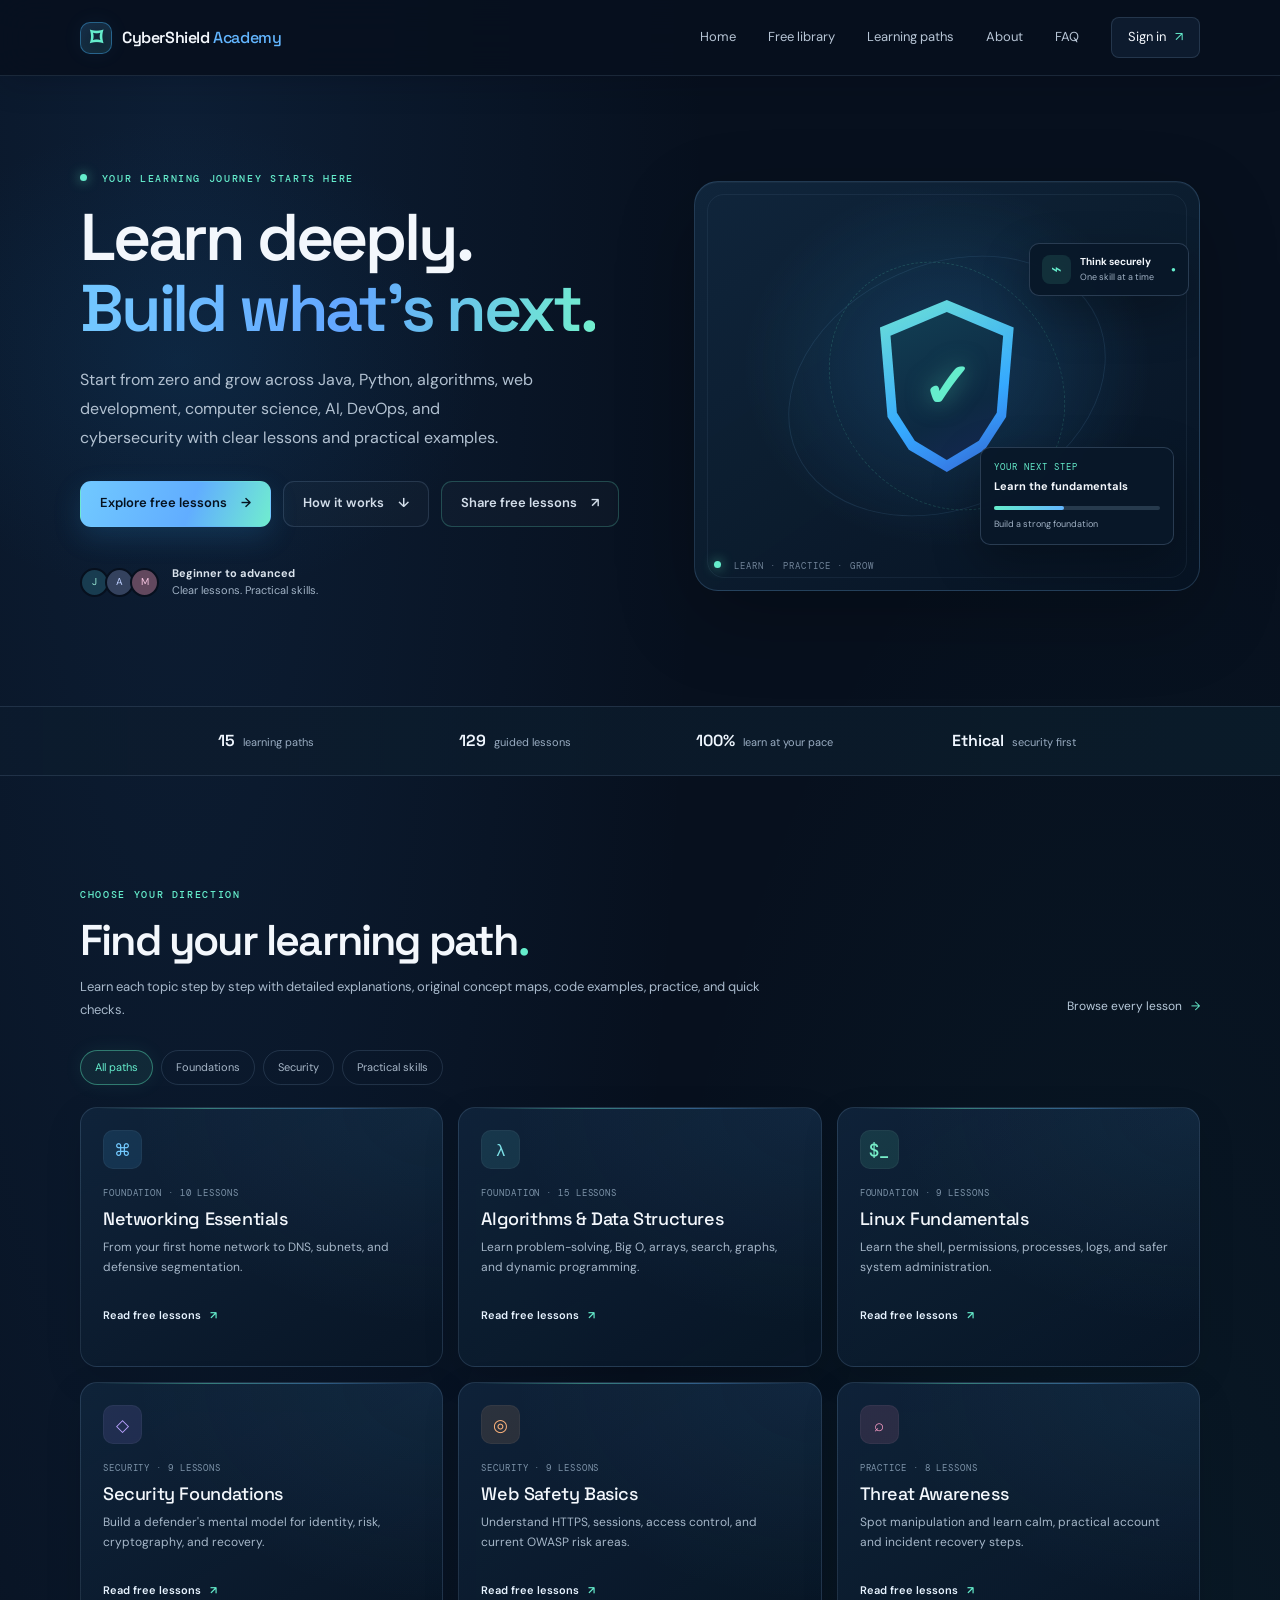
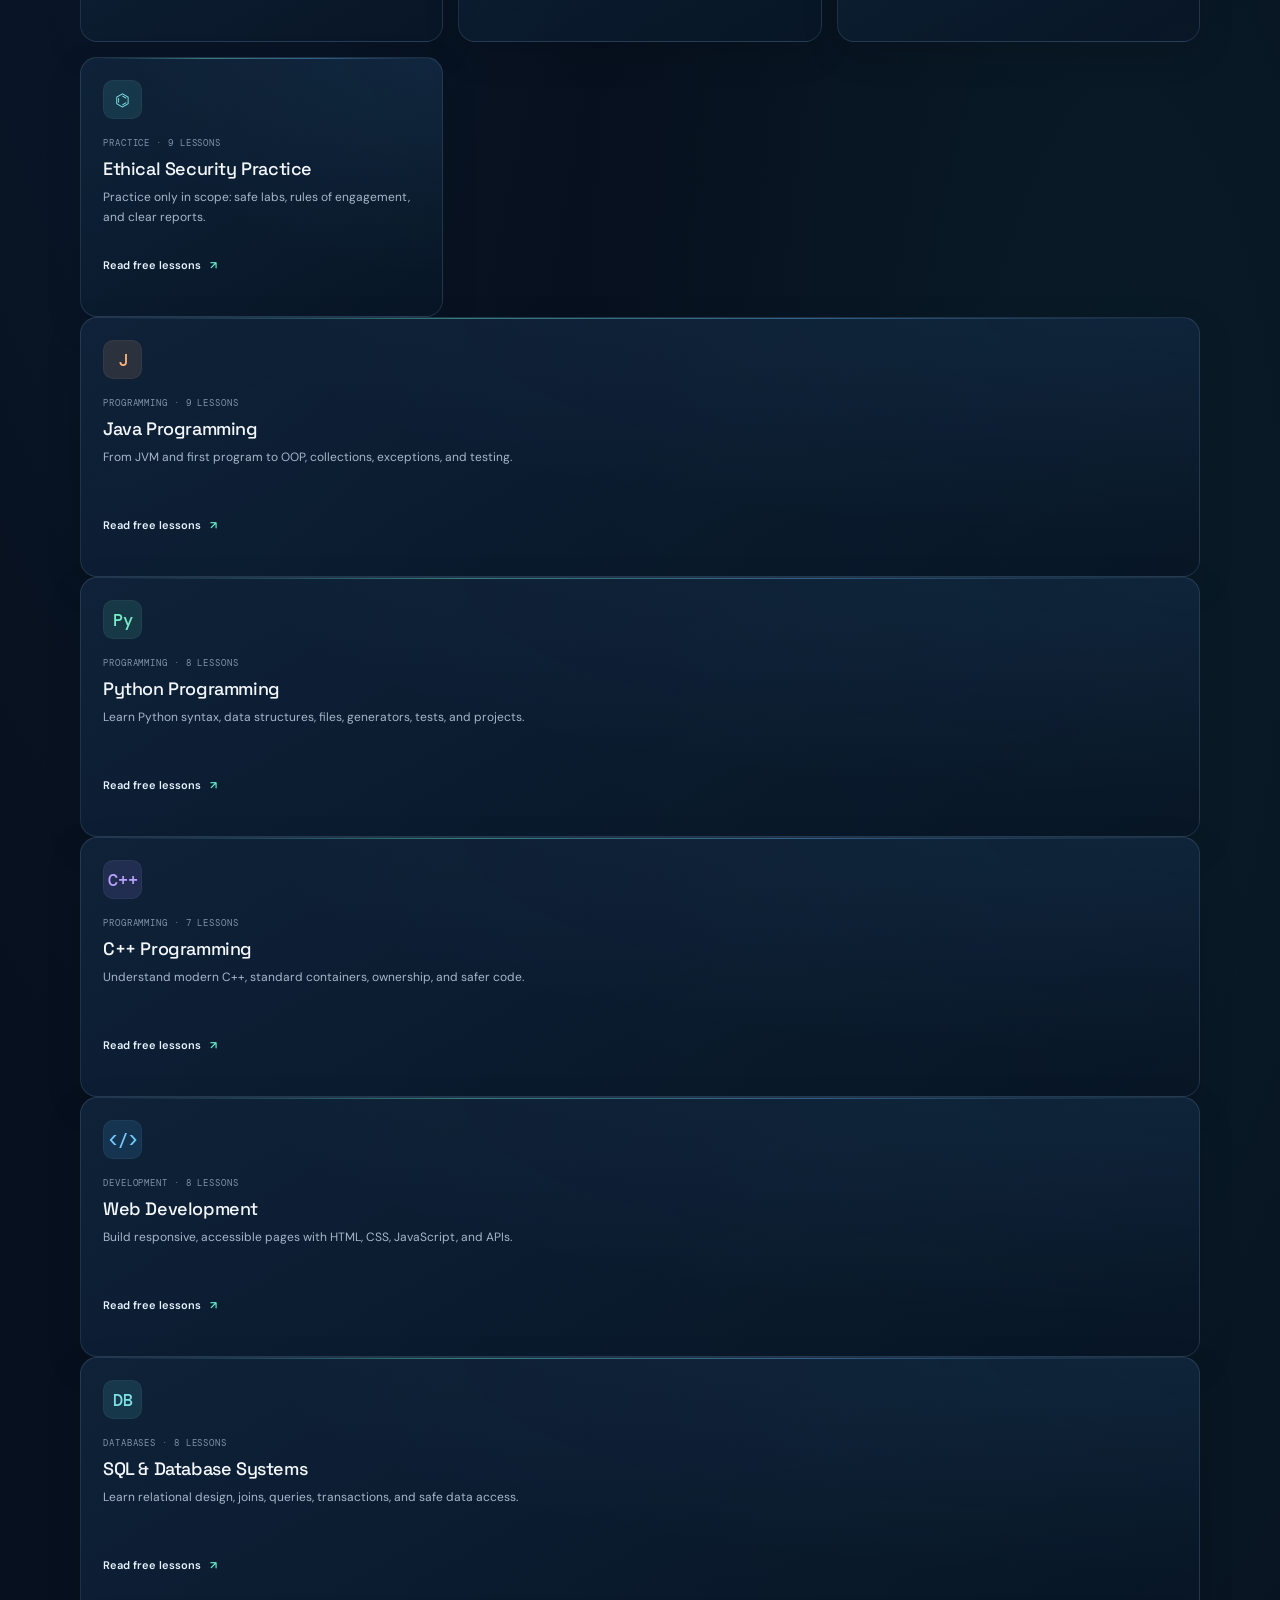
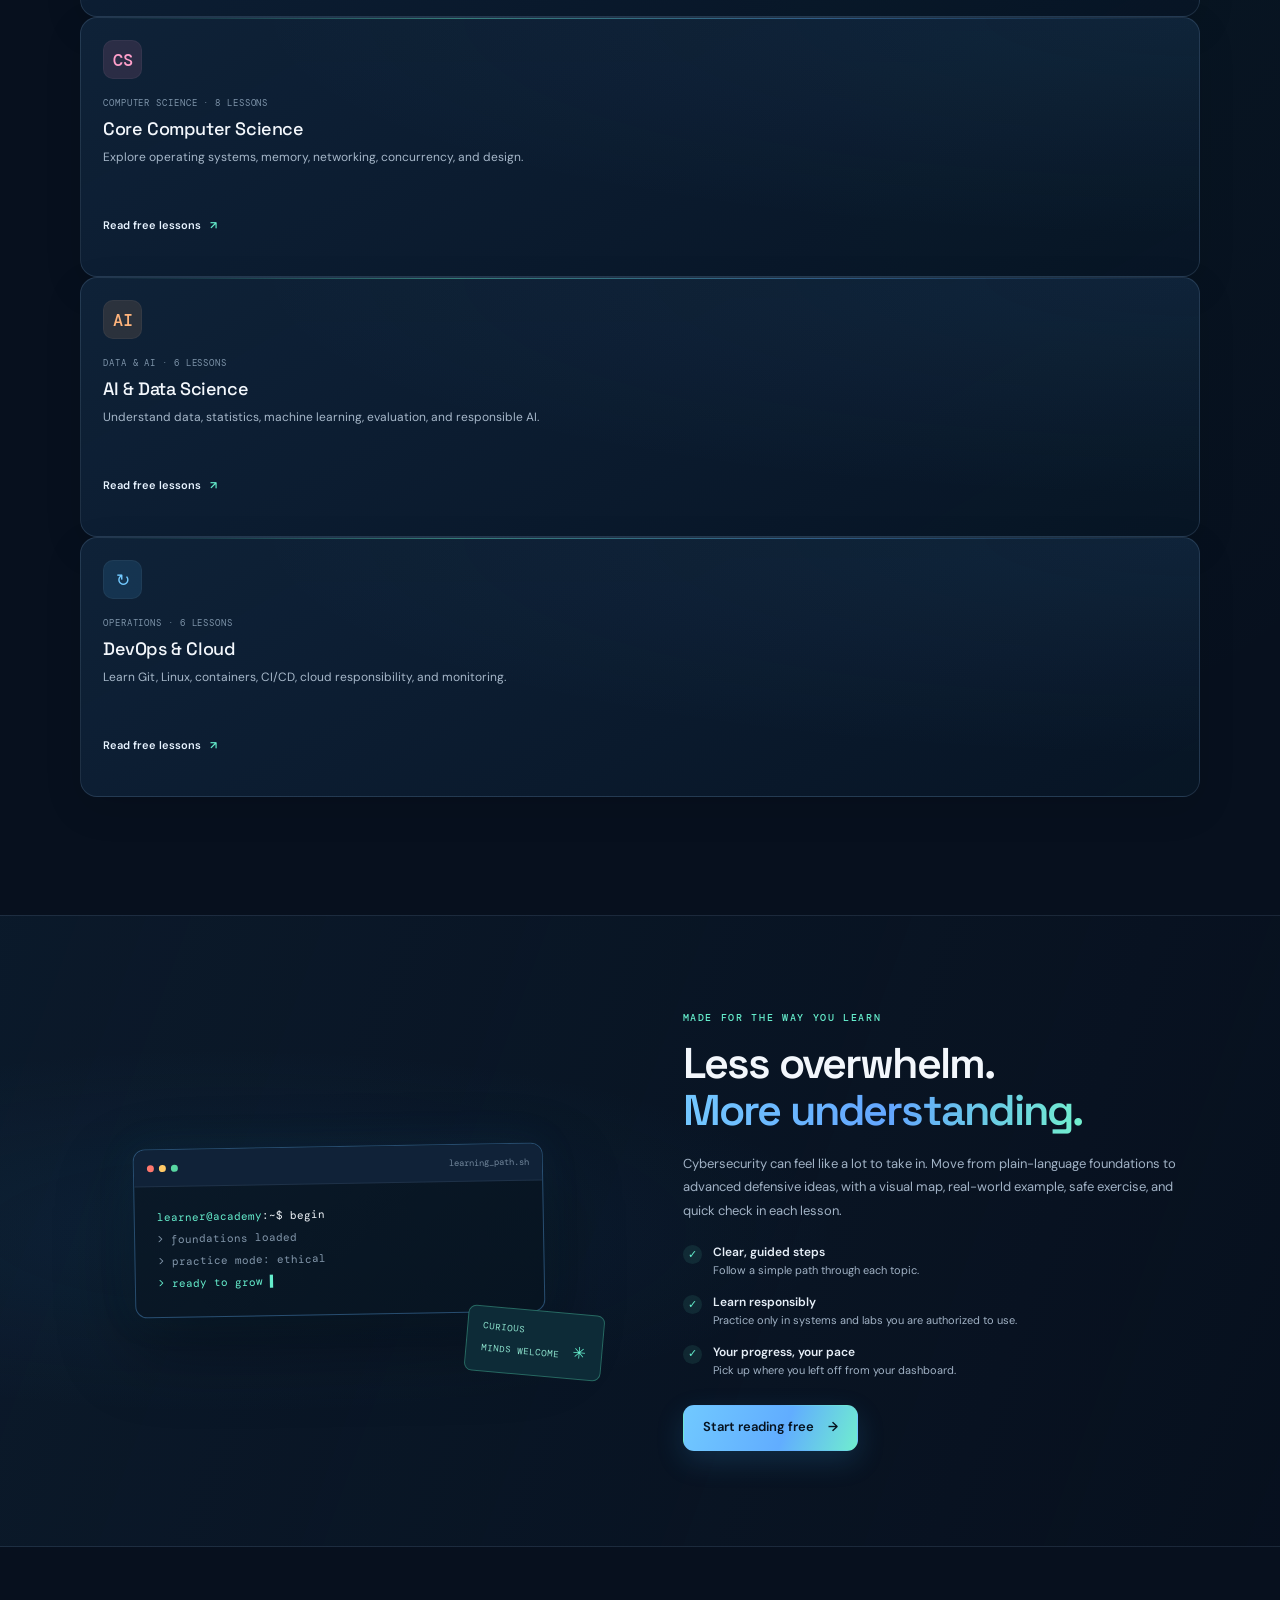
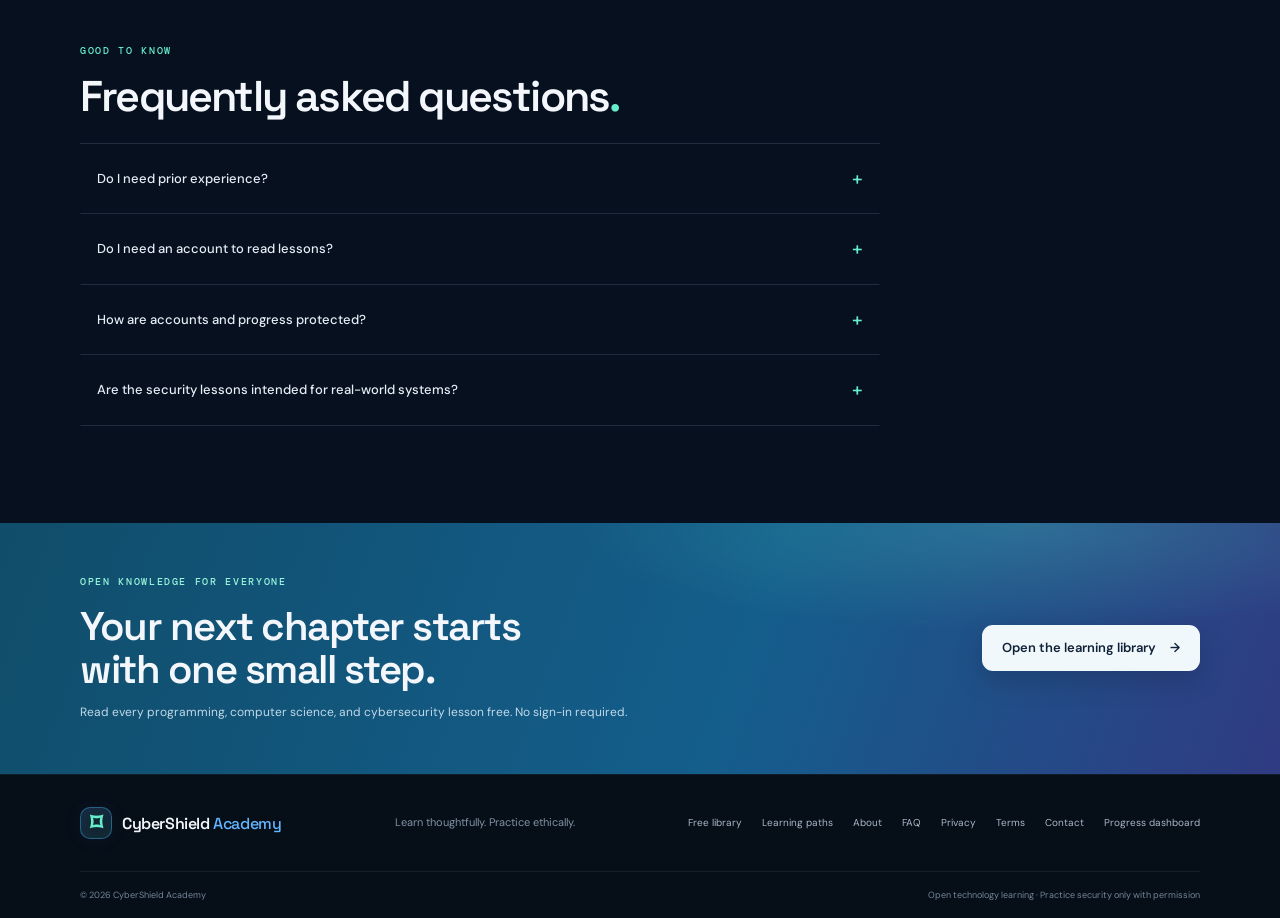
<file: index.html>
<!DOCTYPE html>
<html lang="en">
<head>
    <meta charset="UTF-8">
    <meta name="viewport" content="width=device-width, initial-scale=1.0">
    <meta name="theme-color" content="#07111f">
    <meta name="description" content="CyberShield Academy offers free, practical lessons in Python, Java, algorithms, web development, AI, and ethical cybersecurity—with examples, diagrams, and practice.">
    <title>CyberShield Academy | Programming, Computer Science & Security</title>
    <meta name="robots" content="index, follow">
    <link rel="canonical" href="https://vipinyadav885817-wq.github.io/">
    <meta property="og:type" content="website">
    <meta property="og:site_name" content="CyberShield Academy">
    <meta property="og:title" content="CyberShield Academy | Free Programming & Cybersecurity Lessons">
    <meta property="og:description" content="CyberShield Academy offers free, practical lessons in Python, Java, algorithms, web development, AI, and ethical cybersecurity—with examples, diagrams, and practice.">
    <meta property="og:url" content="https://vipinyadav885817-wq.github.io/">
    <meta name="twitter:card" content="summary">
    <script type="application/ld+json">{
  "@context": "https://schema.org",
  "@type": "WebSite",
  "name": "CyberShield Academy",
  "alternateName": "CyberShield",
  "url": "https://vipinyadav885817-wq.github.io/"
}</script>
    <link rel="stylesheet" href="style.css">
    <script async src="https://pagead2.googlesyndication.com/pagead/js/adsbygoogle.js?client=ca-pub-4717365298826894" crossorigin="anonymous"></script>
</head>
<body>
    <header class="site-header">
        <a class="brand" href="#home" aria-label="CyberShield Academy home">
            <span class="brand-mark" aria-hidden="true">⌑</span>
            <span>CyberShield <strong>Academy</strong></span>
        </a>
        <button class="menu-toggle" id="menuToggle" type="button" aria-label="Open navigation" aria-expanded="false" aria-controls="primaryNav">
            <span></span><span></span><span></span>
        </button>
        <nav class="main-nav" id="primaryNav" aria-label="Main navigation">
            <a href="#home">Home</a>
            <a href="learn.html">Free library</a>
            <a href="#courses">Learning paths</a>
            <a href="#about">About</a>
            <a href="#faq">FAQ</a>
            <a class="nav-cta" href="auth.html">Sign in <span aria-hidden="true">↗</span></a>
        </nav>
    </header>

    <main>
        <section class="hero section-wrap" id="home">
            <div class="hero-copy">
                <p class="eyebrow"><span class="status-dot"></span> YOUR LEARNING JOURNEY STARTS HERE</p>
                <h1>Learn deeply.<br><span>Build what’s next.</span></h1>
                <p class="hero-description">Start from zero and grow across Java, Python, algorithms, web development, computer science, AI, DevOps, and cybersecurity with clear lessons and practical examples.</p>
                <div class="hero-actions">
                    <a class="button button-primary" href="learn.html">Explore free lessons <span aria-hidden="true">→</span></a>
                    <a class="button button-quiet" href="#about">How it works <span aria-hidden="true">↓</span></a>
                    <a class="button button-quiet share-link" target="_blank" rel="noopener" href="https://wa.me/?text=Free%20programming%2C%20computer%20science%20and%20ethical%20cybersecurity%20lessons%3A%20https%3A%2F%2Fvipinyadav885817-wq.github.io%2F">Share free lessons <span aria-hidden="true">↗</span></a>
                </div>
                <div class="hero-proof">
                    <div class="proof-avatars" aria-hidden="true"><span>J</span><span>A</span><span>M</span></div>
                    <p><strong>Beginner to advanced</strong><br><span>Clear lessons. Practical skills.</span></p>
                </div>
            </div>
            <div class="hero-visual" aria-label="Cybersecurity learning dashboard illustration">
                <div class="orbit orbit-one"></div>
                <div class="orbit orbit-two"></div>
                <div class="shield-illustration">
                    <div class="shield-inner"><span class="shield-symbol">✓</span></div>
                </div>
                <div class="floating-card card-threat"><span class="mini-icon">⌁</span><span><strong>Think securely</strong><small>One skill at a time</small></span><span class="signal">●</span></div>
                <div class="floating-card card-progress"><span class="progress-label">YOUR NEXT STEP</span><strong>Learn the fundamentals</strong><div class="progress-track"><span></span></div><small>Build a strong foundation</small></div>
                <div class="visual-caption"><span class="status-dot"></span> LEARN · PRACTICE · GROW</div>
            </div>
        </section>

        <section class="trust-strip" aria-label="Academy highlights">
            <div><strong>15</strong><span>learning paths</span></div>
            <div><strong>129</strong><span>guided lessons</span></div>
            <div><strong>100%</strong><span>learn at your pace</span></div>
            <div><strong>Ethical</strong><span>security first</span></div>
        </section>

        <section class="section-wrap courses-section" id="courses">
            <div class="section-heading">
                <div>
                    <p class="eyebrow">CHOOSE YOUR DIRECTION</p>
                    <h2>Find your learning path<span class="accent-dot">.</span></h2>
                    <p class="section-intro">Learn each topic step by step with detailed explanations, original concept maps, code examples, practice, and quick checks.</p>
                </div>
                <a class="text-link" href="learn.html">Browse every lesson <span aria-hidden="true">→</span></a>
            </div>
            <div class="course-filters" role="group" aria-label="Filter learning paths">
                <button class="filter-chip active" type="button" data-filter="all" aria-pressed="true">All paths</button>
                <button class="filter-chip" type="button" data-filter="foundation" aria-pressed="false">Foundations</button>
                <button class="filter-chip" type="button" data-filter="security" aria-pressed="false">Security</button>
                <button class="filter-chip" type="button" data-filter="practice" aria-pressed="false">Practical skills</button>
            </div>
            <div class="course-grid" id="courseGrid">
                <article class="course-card" data-category="foundation">
                    <div class="course-icon icon-blue">⌘</div><p class="course-kicker">FOUNDATION · 10 LESSONS</p>
                    <h3>Networking Essentials</h3><p>From your first home network to DNS, subnets, and defensive segmentation.</p>
                   <a href="learn.html?path=networking" class="course-link">Read free lessons <span aria-hidden="true">↗</span></a>
                </article>
                <article class="course-card" data-category="foundation">
                    <div class="course-icon icon-teal">λ</div><p class="course-kicker">FOUNDATION · 15 LESSONS</p>
                    <h3>Algorithms &amp; Data Structures</h3><p>Learn problem-solving, Big O, arrays, search, graphs, and dynamic programming.</p>
                    <a href="learn.html?path=algorithms" class="course-link">Read free lessons <span aria-hidden="true">↗</span></a>
                </article>
                <article class="course-card" data-category="foundation">
                    <div class="course-icon icon-green">$_</div><p class="course-kicker">FOUNDATION · 9 LESSONS</p>
                    <h3>Linux Fundamentals</h3><p>Learn the shell, permissions, processes, logs, and safer system administration.</p>
                    <a href="learn.html?path=linux" class="course-link">Read free lessons <span aria-hidden="true">↗</span></a>
                </article>
                <article class="course-card" data-category="security">
                    <div class="course-icon icon-purple">◇</div><p class="course-kicker">SECURITY · 9 LESSONS</p>
                    <h3>Security Foundations</h3><p>Build a defender's mental model for identity, risk, cryptography, and recovery.</p>
                    <a href="learn.html?path=security" class="course-link">Read free lessons <span aria-hidden="true">↗</span></a>
                </article>
                <article class="course-card" data-category="security">
                    <div class="course-icon icon-orange">◎</div><p class="course-kicker">SECURITY · 9 LESSONS</p>
                    <h3>Web Safety Basics</h3><p>Understand HTTPS, sessions, access control, and current OWASP risk areas.</p>
                    <a href="learn.html?path=web-safety" class="course-link">Read free lessons <span aria-hidden="true">↗</span></a>
                </article>
                <article class="course-card" data-category="practice">
                    <div class="course-icon icon-pink">⌕</div><p class="course-kicker">PRACTICE · 8 LESSONS</p>
                    <h3>Threat Awareness</h3><p>Spot manipulation and learn calm, practical account and incident recovery steps.</p>
                    <a href="learn.html?path=threat-awareness" class="course-link">Read free lessons <span aria-hidden="true">↗</span></a>
                </article>
                <article class="course-card" data-category="practice">
                    <div class="course-icon icon-teal">⌬</div><p class="course-kicker">PRACTICE · 9 LESSONS</p>
                    <h3>Ethical Security Practice</h3><p>Practice only in scope: safe labs, rules of engagement, and clear reports.</p>
                    <a href="learn.html?path=ethical-practice" class="course-link">Read free lessons <span aria-hidden="true">↗</span></a>
                </article>
            </div>
                <article class="course-card" data-category="foundation"><div class="course-icon icon-orange">J</div><p class="course-kicker">PROGRAMMING · 9 LESSONS</p><h3>Java Programming</h3><p>From JVM and first program to OOP, collections, exceptions, and testing.</p><a href="learn.html?path=java-programming" class="course-link">Read free lessons <span aria-hidden="true">↗</span></a></article>
                <article class="course-card" data-category="foundation"><div class="course-icon icon-green">Py</div><p class="course-kicker">PROGRAMMING · 8 LESSONS</p><h3>Python Programming</h3><p>Learn Python syntax, data structures, files, generators, tests, and projects.</p><a href="learn.html?path=python-programming" class="course-link">Read free lessons <span aria-hidden="true">↗</span></a></article>
                <article class="course-card" data-category="foundation"><div class="course-icon icon-purple">C++</div><p class="course-kicker">PROGRAMMING · 7 LESSONS</p><h3>C++ Programming</h3><p>Understand modern C++, standard containers, ownership, and safer code.</p><a href="learn.html?path=c-programming" class="course-link">Read free lessons <span aria-hidden="true">↗</span></a></article>
                <article class="course-card" data-category="foundation"><div class="course-icon icon-blue">&lt;/&gt;</div><p class="course-kicker">DEVELOPMENT · 8 LESSONS</p><h3>Web Development</h3><p>Build responsive, accessible pages with HTML, CSS, JavaScript, and APIs.</p><a href="learn.html?path=web-development" class="course-link">Read free lessons <span aria-hidden="true">↗</span></a></article>
                <article class="course-card" data-category="foundation"><div class="course-icon icon-teal">DB</div><p class="course-kicker">DATABASES · 8 LESSONS</p><h3>SQL &amp; Database Systems</h3><p>Learn relational design, joins, queries, transactions, and safe data access.</p><a href="learn.html?path=sql-database-systems" class="course-link">Read free lessons <span aria-hidden="true">↗</span></a></article>
                <article class="course-card" data-category="foundation"><div class="course-icon icon-pink">CS</div><p class="course-kicker">COMPUTER SCIENCE · 8 LESSONS</p><h3>Core Computer Science</h3><p>Explore operating systems, memory, networking, concurrency, and design.</p><a href="learn.html?path=core-computer-science" class="course-link">Read free lessons <span aria-hidden="true">↗</span></a></article>
                <article class="course-card" data-category="foundation"><div class="course-icon icon-orange">AI</div><p class="course-kicker">DATA &amp; AI · 6 LESSONS</p><h3>AI &amp; Data Science</h3><p>Understand data, statistics, machine learning, evaluation, and responsible AI.</p><a href="learn.html?path=ai-data-science" class="course-link">Read free lessons <span aria-hidden="true">↗</span></a></article>
                <article class="course-card" data-category="foundation"><div class="course-icon icon-blue">↻</div><p class="course-kicker">OPERATIONS · 6 LESSONS</p><h3>DevOps &amp; Cloud</h3><p>Learn Git, Linux, containers, CI/CD, cloud responsibility, and monitoring.</p><a href="learn.html?path=devops-cloud" class="course-link">Read free lessons <span aria-hidden="true">↗</span></a></article>
            <p class="empty-filter" id="emptyFilter" hidden>No learning paths match this filter.</p>
        </section>

        <section class="about-section" id="about">
            <div class="section-wrap about-grid">
                <div class="about-visual">
                    <div class="terminal-window">
                        <div class="terminal-top"><span></span><span></span><span></span><small>learning_path.sh</small></div>
                        <div class="terminal-content"><p><span class="terminal-green">learner@academy</span>:~$ begin</p><p class="terminal-muted">> foundations loaded</p><p class="terminal-muted">> practice mode: ethical</p><p class="terminal-highlight">> ready to grow <span class="cursor">▍</span></p></div>
                    </div>
                    <div class="about-sticker">CURIOUS<br>MINDS WELCOME <span>✳</span></div>
                </div>
                <div class="about-copy">
                    <p class="eyebrow">MADE FOR THE WAY YOU LEARN</p>
                    <h2>Less overwhelm.<br><span>More understanding.</span></h2>
                    <p>Cybersecurity can feel like a lot to take in. Move from plain-language foundations to advanced defensive ideas, with a visual map, real-world example, safe exercise, and quick check in each lesson.</p>
                    <div class="value-list">
                        <div><span class="check-mark">✓</span><p><strong>Clear, guided steps</strong><br>Follow a simple path through each topic.</p></div>
                        <div><span class="check-mark">✓</span><p><strong>Learn responsibly</strong><br>Practice only in systems and labs you are authorized to use.</p></div>
                        <div><span class="check-mark">✓</span><p><strong>Your progress, your pace</strong><br>Pick up where you left off from your dashboard.</p></div>
                    </div>
                    <a class="button button-primary" href="learn.html">Start reading free <span aria-hidden="true">→</span></a>
                </div>
            </div>
        </section>

        <section class="section-wrap faq-section" id="faq">
            <div class="section-heading">
                <div><p class="eyebrow">GOOD TO KNOW</p><h2>Frequently asked questions<span class="accent-dot">.</span></h2></div>
            </div>
            <div class="faq-list">
                <details><summary>Do I need prior experience? <span>+</span></summary><p>No. Paths begin with approachable fundamentals, then progress through examples and advanced topics. Choose a subject and learn at your own pace.</p></details>
                <details><summary>Do I need an account to read lessons? <span>+</span></summary><p>No. Every learning path and lesson is open to read without signing in. You can mark lessons complete on this browser; an account is optional for your separate progress dashboard.</p></details>
                <details><summary>How are accounts and progress protected? <span>+</span></summary><p>Accounts use Supabase Auth with email confirmation and password reset. Lesson progress is stored with your account, and database rules restrict it to you. Use a unique password.</p></details>
                <details><summary>Are the security lessons intended for real-world systems? <span>+</span></summary><p>Learning should stay ethical and authorized. Only practice on systems you own or have explicit permission to test, preferably in a dedicated training lab.</p></details>
            </div>
        </section>

        <section class="contact-section" id="contact">
            <div class="section-wrap contact-wrap">
                <div><p class="eyebrow">OPEN KNOWLEDGE FOR EVERYONE</p><h2>Your next chapter starts<br>with one small step.</h2><p>Read every programming, computer science, and cybersecurity lesson free. No sign-in required.</p></div>
                <a class="button button-light" href="learn.html">Open the learning library <span aria-hidden="true">→</span></a>
            </div>
        </section>
    </main>

    <footer class="site-footer">
        <div class="section-wrap footer-main">
            <a class="brand" href="#home"><span class="brand-mark" aria-hidden="true">⌑</span><span>CyberShield <strong>Academy</strong></span></a>
            <p>Learn thoughtfully. Practice ethically.</p>
            <div class="footer-links"><a href="learn.html">Free library</a><a href="#courses">Learning paths</a><a href="#about">About</a><a href="#faq">FAQ</a><a href="privacy.html">Privacy</a><a href="terms.html">Terms</a><a href="https://github.com/vipinyadav885817-wq/CyberShield-Academy/issues">Contact</a><a href="auth.html">Progress dashboard</a></div>
        </div>
        <div class="section-wrap footer-bottom"><span>© <span id="currentYear"></span> CyberShield Academy</span><span>Open technology learning · Practice security only with permission</span></div>
    </footer>
    <script src="script.js"></script>
</body>
</html>
</file>
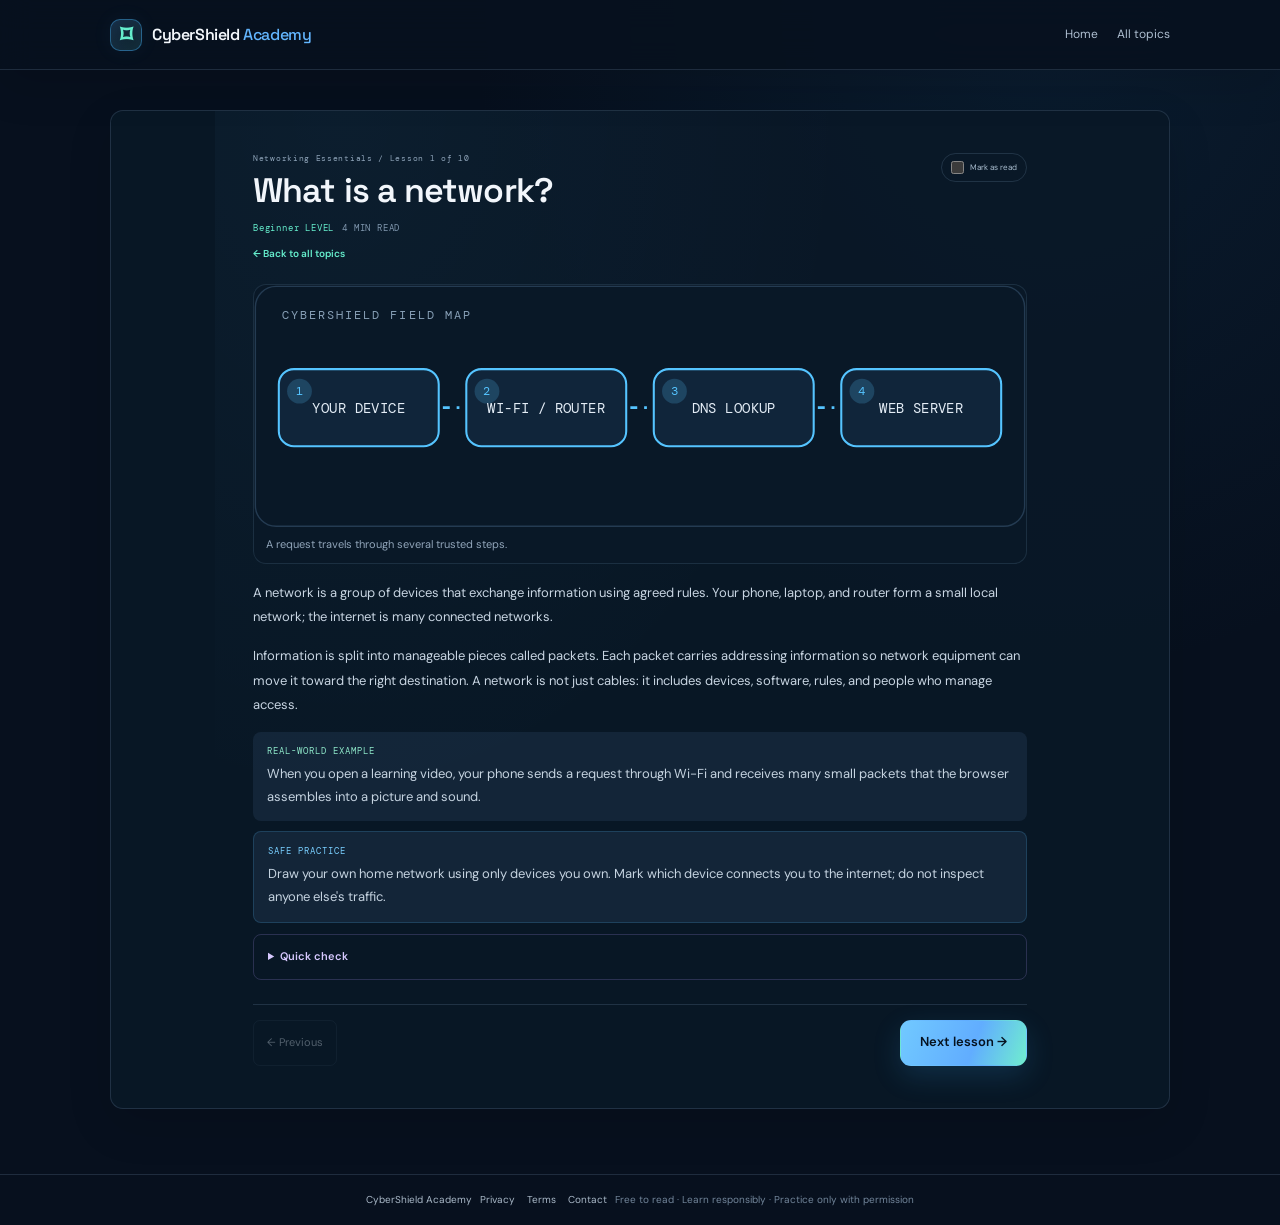
<file: article.html>
<!DOCTYPE html>
<html lang="en">
<head>
    <meta charset="UTF-8">
    <meta name="viewport" content="width=device-width, initial-scale=1.0">
    <meta name="theme-color" content="#07111f">
    <meta name="description" content="Read free programming, computer science, algorithms, and cybersecurity lessons with explanations, code, diagrams, practice, and quick checks.">
    <title>Article | CyberShield Academy</title>
    <link rel="stylesheet" href="style.css">
    <script async src="https://pagead2.googlesyndication.com/pagead/js/adsbygoogle.js?client=ca-pub-4717365298826894" crossorigin="anonymous"></script>
</head>
<body class="app-page learn-page-body article-only">
    <header class="app-header">
        <a class="brand" href="index.html" aria-label="CyberShield Academy home"><span class="brand-mark" aria-hidden="true">⌑</span><span>CyberShield <strong>Academy</strong></span></a>
        <nav aria-label="Article navigation"><a href="index.html">Home</a><a href="learn.html#library">All topics</a></nav>
    </header>
    <main class="learn-page app-container">
        <section class="learn-intro">
            <p class="eyebrow"><span class="status-dot"></span> OPEN KNOWLEDGE · NO SIGN-IN REQUIRED</p>
            <div class="learn-intro-row">
                <div>
                    <h1>Learn technology,<br><span>one clear idea at a time.</span></h1>
                    <p>Explore Java, Python, C++, web development, databases, algorithms, AI, computer science, DevOps, and cybersecurity. Every lesson includes a clear explanation, a concept map, code, practice, and a quick check.</p>
                </div>
                <div class="learn-quick-stats" aria-label="Library facts"><div><strong id="learnPathCount">15</strong><span>guided paths</span></div><div><strong id="learnTotalCount">129</strong><span>free lessons</span></div><div><strong id="learnProgressCount">0 / 129</strong><span>read on this browser</span></div></div>
            </div>
        </section>

        <section class="learn-workspace" id="library" aria-label="Programming, computer science, and cybersecurity library">
            <aside class="learn-sidebar">
                <div class="learn-sidebar-title"><div><span class="eyebrow">STUDY BY PATH</span><h2>Topics</h2></div><span class="library-count" id="learnSidebarPathCount">15 PATHS</span></div>
                <div class="learn-path-list" id="pathFilters" role="group" aria-label="Choose a learning path"></div>
                <div class="learn-progress-card" aria-live="polite">
                    <span class="progress-label">YOUR READING PROGRESS</span>
                    <strong id="learnProgressText">0 of 129 lessons read</strong>
                    <div class="dashboard-progress" role="progressbar" aria-label="Lessons read in this browser" aria-valuemin="0" aria-valuemax="129" aria-valuenow="0"><span id="learnProgressFill"></span></div>
                    <small>Saved only on this browser. Reading never requires an account.</small>
                </div>
            </aside>

            <section class="learn-panel" aria-label="Selected learning path">
                <div class="learn-toolbar">
                    <div class="learn-course-heading">
                        <p class="eyebrow" id="activeCourseKicker">FOUNDATION</p>
                        <h2 id="activeCourseTitle">Loading lessons…</h2>
                        <p id="activeCourseDescription" class="app-muted"></p>
                    </div>
                    <div class="learn-search-wrap">
                        <label for="lessonSearch">Search every lesson</label>
                        <input id="lessonSearch" type="search" placeholder="Try “Java”, “arrays”, “SQL”, or “DNS”" autocomplete="off">
                        <div class="learn-level-filter"><label for="levelFilter">Level</label><select id="levelFilter"><option value="all">All levels</option><option value="Beginner">Beginner</option><option value="Intermediate">Intermediate</option><option value="Advanced">Advanced</option></select></div>
                    </div>
                </div>
                <div class="learn-content-grid">
                    <nav class="learn-topic-nav" aria-label="Lessons in this path">
                        <div class="learn-topic-heading"><strong>Lessons</strong><span id="lessonCountLabel">0 topics</span></div>
                        <div class="learn-topic-list" id="lessonCatalog" aria-live="polite"></div>
                        <p class="learn-no-results" id="noResults" hidden>No lessons match. Try another search or level.</p>
                    </nav>
                    <article class="topic-reader" id="lessonReader" aria-live="polite"></article>
                </div>
            </section>
        </section>
    </main>
    <footer class="app-footer learn-footer"><a href="index.html">CyberShield Academy</a><nav aria-label="Policies" style="display:flex;gap:12px;flex-wrap:wrap"><a href="privacy.html">Privacy</a><a href="terms.html">Terms</a><a href="https://github.com/vipinyadav885817-wq/CyberShield-Academy/issues">Contact</a></nav><span>Free to read · Learn responsibly · Practice only with permission</span></footer>
    <script src="curriculum.js"></script>
    <script src="curriculum-programming.js"></script>
    <script src="learn.js"></script>
</body>
</html>
</file>
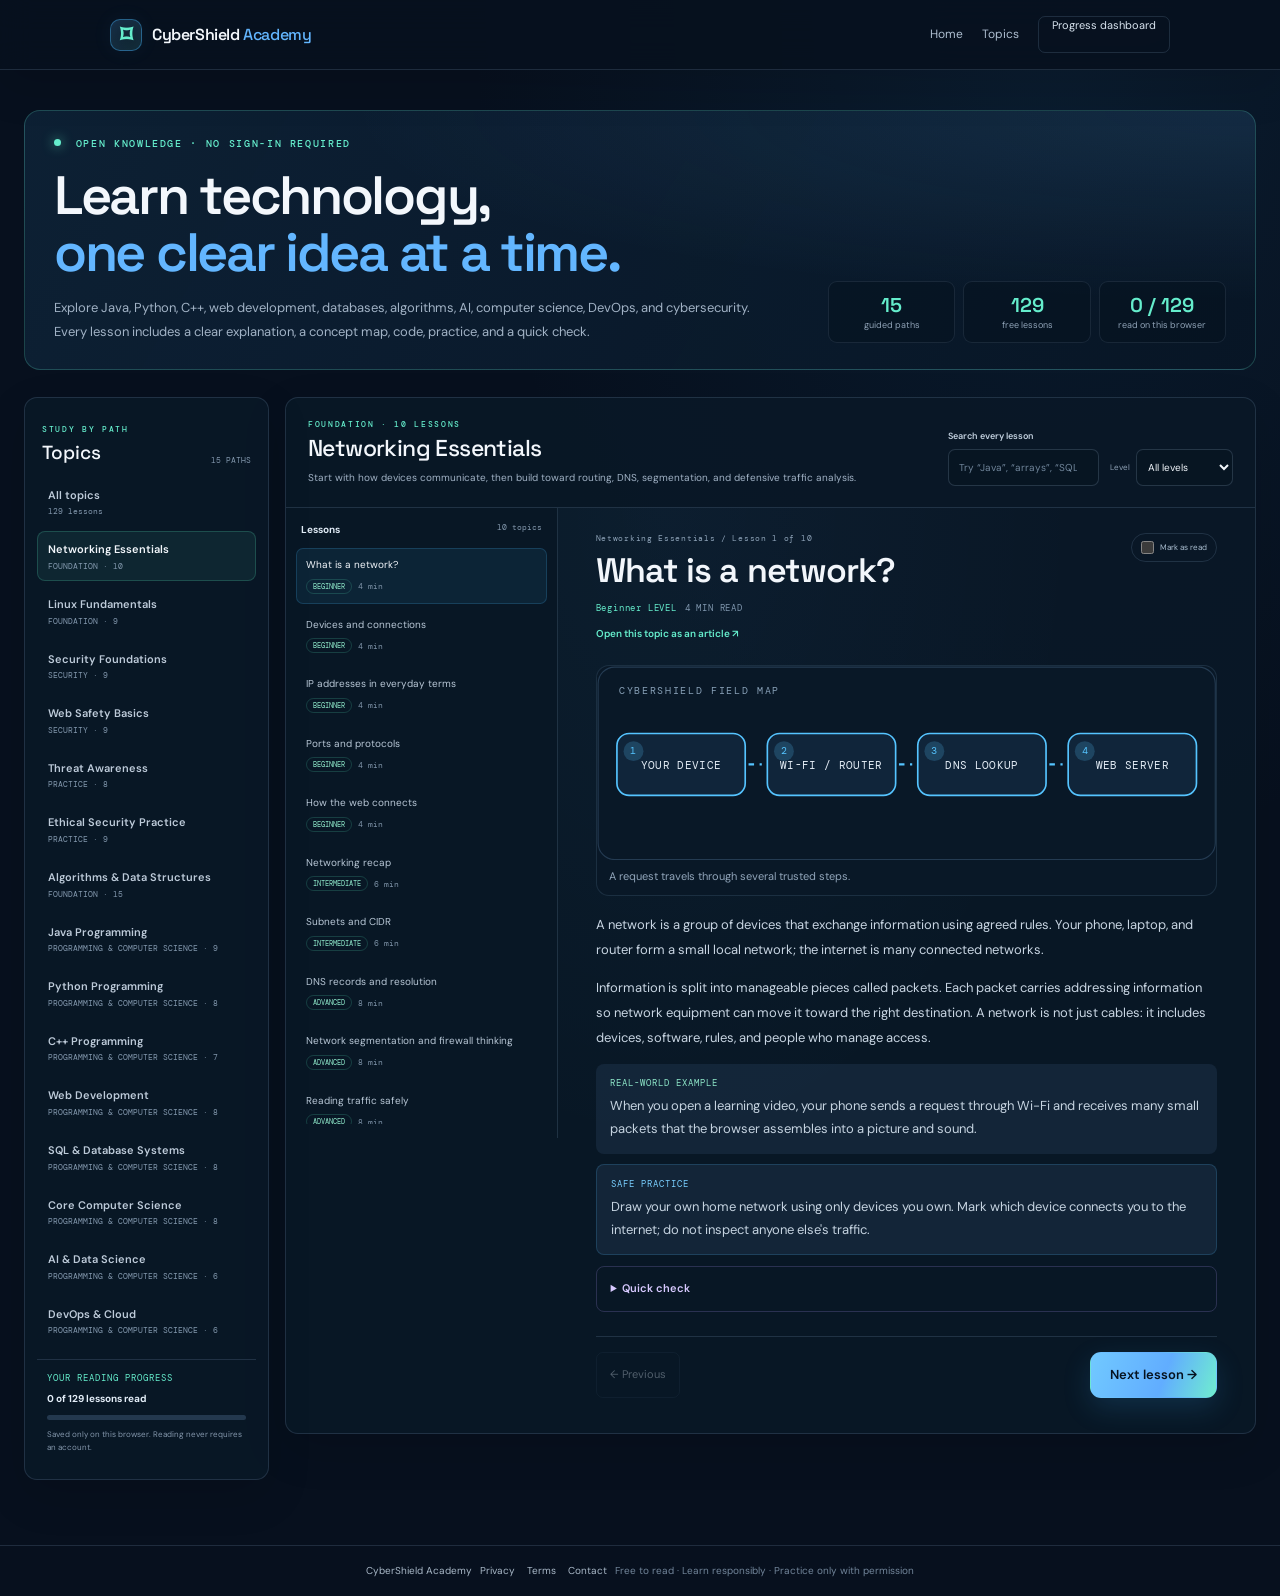
<file: learn.html>
<!DOCTYPE html>
<html lang="en">
<head>
    <meta charset="UTF-8">
    <meta name="viewport" content="width=device-width, initial-scale=1.0">
    <meta name="theme-color" content="#07111f">
    <meta name="description" content="Read free programming, computer science, algorithms, and cybersecurity lessons with explanations, code, diagrams, practice, and quick checks.">
    <title>Free Learning Library | CyberShield Academy</title>
    <link rel="stylesheet" href="style.css">
    <script async src="https://pagead2.googlesyndication.com/pagead/js/adsbygoogle.js?client=ca-pub-4717365298826894" crossorigin="anonymous"></script>
</head>
<body class="app-page learn-page-body">
    <header class="app-header">
        <a class="brand" href="index.html" aria-label="CyberShield Academy home"><span class="brand-mark" aria-hidden="true">⌑</span><span>CyberShield <strong>Academy</strong></span></a>
        <nav aria-label="Library navigation"><a href="index.html">Home</a><a href="#library">Topics</a><a class="small-button" href="auth.html">Progress dashboard</a></nav>
    </header>
    <main class="learn-page app-container">
        <section class="learn-intro">
            <p class="eyebrow"><span class="status-dot"></span> OPEN KNOWLEDGE · NO SIGN-IN REQUIRED</p>
            <div class="learn-intro-row">
                <div>
                    <h1>Learn technology,<br><span>one clear idea at a time.</span></h1>
                    <p>Explore Java, Python, C++, web development, databases, algorithms, AI, computer science, DevOps, and cybersecurity. Every lesson includes a clear explanation, a concept map, code, practice, and a quick check.</p>
                </div>
                <div class="learn-quick-stats" aria-label="Library facts"><div><strong id="learnPathCount">15</strong><span>guided paths</span></div><div><strong id="learnTotalCount">129</strong><span>free lessons</span></div><div><strong id="learnProgressCount">0 / 129</strong><span>read on this browser</span></div></div>
            </div>
        </section>

        <section class="learn-workspace" id="library" aria-label="Programming, computer science, and cybersecurity library">
            <aside class="learn-sidebar">
                <div class="learn-sidebar-title"><div><span class="eyebrow">STUDY BY PATH</span><h2>Topics</h2></div><span class="library-count" id="learnSidebarPathCount">15 PATHS</span></div>
                <div class="learn-path-list" id="pathFilters" role="group" aria-label="Choose a learning path"></div>
                <div class="learn-progress-card" aria-live="polite">
                    <span class="progress-label">YOUR READING PROGRESS</span>
                    <strong id="learnProgressText">0 of 129 lessons read</strong>
                    <div class="dashboard-progress" role="progressbar" aria-label="Lessons read in this browser" aria-valuemin="0" aria-valuemax="129" aria-valuenow="0"><span id="learnProgressFill"></span></div>
                    <small>Saved only on this browser. Reading never requires an account.</small>
                </div>
            </aside>

            <section class="learn-panel" aria-label="Selected learning path">
                <div class="learn-toolbar">
                    <div class="learn-course-heading">
                        <p class="eyebrow" id="activeCourseKicker">FOUNDATION</p>
                        <h2 id="activeCourseTitle">Loading lessons…</h2>
                        <p id="activeCourseDescription" class="app-muted"></p>
                    </div>
                    <div class="learn-search-wrap">
                        <label for="lessonSearch">Search every lesson</label>
                        <input id="lessonSearch" type="search" placeholder="Try “Java”, “arrays”, “SQL”, or “DNS”" autocomplete="off">
                        <div class="learn-level-filter"><label for="levelFilter">Level</label><select id="levelFilter"><option value="all">All levels</option><option value="Beginner">Beginner</option><option value="Intermediate">Intermediate</option><option value="Advanced">Advanced</option></select></div>
                    </div>
                </div>
                <div class="learn-content-grid">
                    <nav class="learn-topic-nav" aria-label="Lessons in this path">
                        <div class="learn-topic-heading"><strong>Lessons</strong><span id="lessonCountLabel">0 topics</span></div>
                        <div class="learn-topic-list" id="lessonCatalog" aria-live="polite"></div>
                        <p class="learn-no-results" id="noResults" hidden>No lessons match. Try another search or level.</p>
                    </nav>
                    <article class="topic-reader" id="lessonReader" aria-live="polite"></article>
                </div>
            </section>
        </section>
    </main>
    <footer class="app-footer learn-footer"><a href="index.html">CyberShield Academy</a><nav aria-label="Policies" style="display:flex;gap:12px;flex-wrap:wrap"><a href="privacy.html">Privacy</a><a href="terms.html">Terms</a><a href="https://github.com/vipinyadav885817-wq/CyberShield-Academy/issues">Contact</a></nav><span>Free to read · Learn responsibly · Practice only with permission</span></footer>
    <script src="curriculum.js"></script>
    <script src="curriculum-programming.js"></script>
    <script src="learn.js"></script>
</body>
</html>
</file>
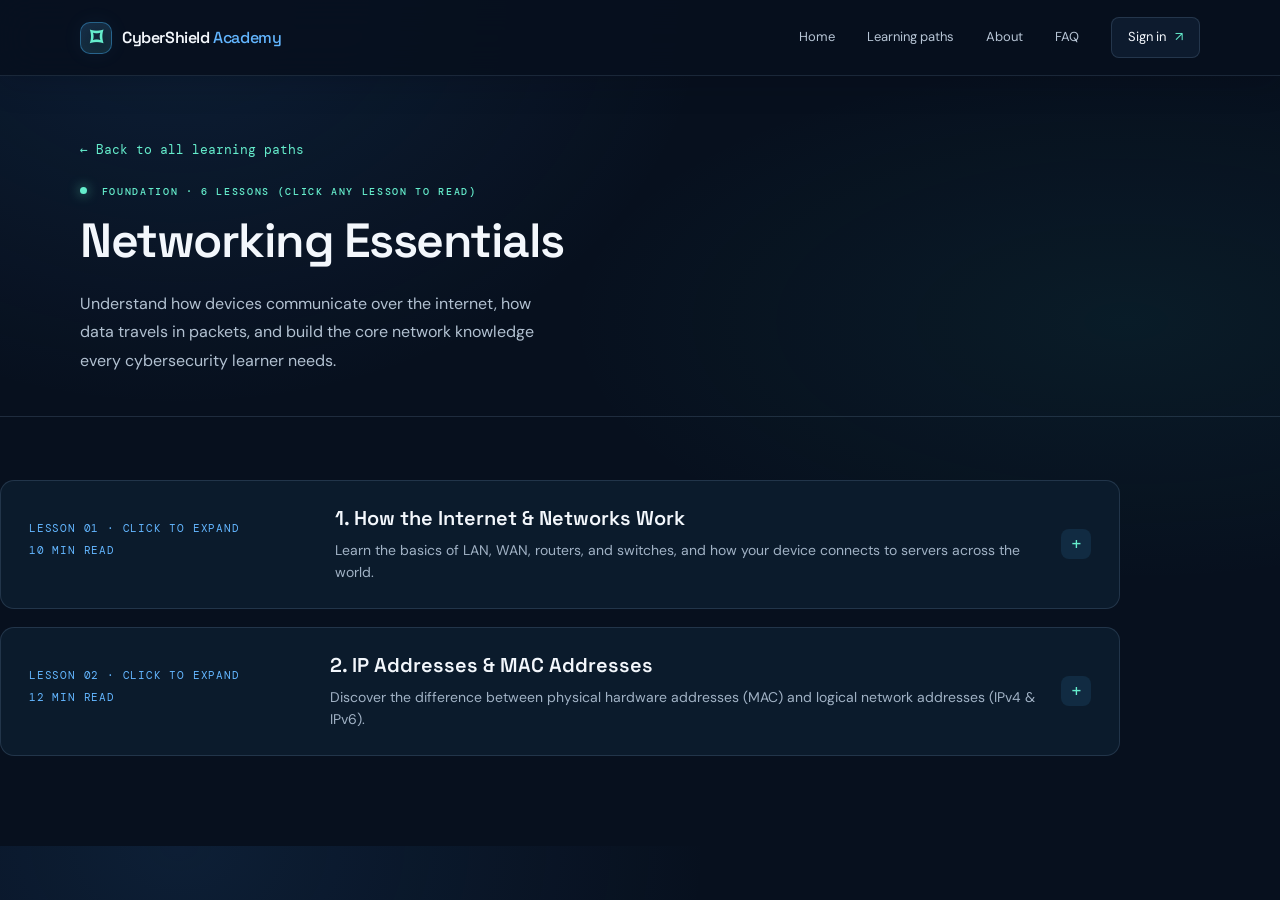
<file: networking.html>
<!DOCTYPE html>
<html lang="en">
<head>
    <meta charset="UTF-8">
    <meta name="viewport" content="width=device-width, initial-scale=1.0">
    <meta name="theme-color" content="#07111f">
    <title>Networking Essentials | CyberShield Academy</title>
    <link rel="stylesheet" href="style.css">
    <style>
        /* Course Page Specific Styles */
        .course-detail-header {
            padding: 60px 0 40px;
            border-bottom: 1px solid var(--line);
        }
        .back-link {
            display: inline-flex;
            align-items: center;
            gap: 8px;
            color: var(--mint);
            font-size: 13px;
            margin-bottom: 24px;
            font-family: var(--font-mono);
        }
        .back-link:hover {
            text-decoration: underline;
        }
        .course-detail-header h1 {
            font: 600 clamp(32px, 4vw, 48px)/1.1 var(--font-display);
            margin: 10px 0 16px;
            letter-spacing: -1.5px;
        }
        .lesson-list {
            display: grid;
            gap: 18px;
            padding: 50px 0 90px;
        }
        .lesson-card {
            background: var(--surface);
            border: 1px solid var(--line);
            border-radius: 14px;
            overflow: hidden;
            transition: border-color 0.2s ease, transform 0.2s ease;
        }
        .lesson-card:hover {
            border-color: rgba(69, 183, 255, 0.45);
        }
        .lesson-card.active {
            border-color: var(--mint);
            background: var(--surface-raised);
        }
        .lesson-header {
            padding: 24px 28px;
            cursor: pointer;
            user-select: none;
        }
        .lesson-meta {
            display: flex;
            justify-content: space-between;
            align-items: center;
            margin-bottom: 10px;
            font-family: var(--font-mono);
            font-size: 11px;
            color: var(--blue);
        }
        .lesson-title-row {
            display: flex;
            justify-content: space-between;
            align-items: center;
            gap: 16px;
        }
        .lesson-card h3 {
            margin: 0 0 8px;
            font: 600 20px var(--font-display);
            color: var(--text);
        }
        .toggle-icon {
            display: grid;
            place-items: center;
            width: 30px;
            height: 30px;
            border-radius: 8px;
            background: rgba(69, 183, 255, 0.1);
            color: var(--mint);
            font-family: var(--font-mono);
            font-size: 18px;
            flex-shrink: 0;
            transition: transform 0.25s ease, background 0.25s ease;
        }
        .lesson-card.active .toggle-icon {
            transform: rotate(45deg);
            background: rgba(88, 224, 183, 0.18);
        }
        .lesson-summary {
            margin: 0;
            color: var(--muted);
            font-size: 14px;
            line-height: 1.6;
        }

        /* Expandable Article / Notes Area */
        .lesson-content {
            display: none;
            padding: 0 28px 28px;
            border-top: 1px solid var(--line);
            margin-top: 4px;
            color: #d6e2ef;
            font-size: 14.5px;
            line-height: 1.75;
        }
        .lesson-card.active .lesson-content {
            display: block;
            animation: fadeIn 0.25s ease;
        }
        .lesson-content h4 {
            color: var(--mint);
            font: 600 15px var(--font-display);
            margin: 20px 0 8px;
        }
        .lesson-content ul {
            margin: 8px 0 16px;
            padding-left: 20px;
            color: var(--muted);
        }
        .lesson-content li {
            margin-bottom: 6px;
        }
        .lesson-content strong {
            color: var(--text);
        }
        .security-tip {
            background: rgba(88, 224, 183, 0.08);
            border-left: 3px solid var(--mint);
            padding: 12px 16px;
            border-radius: 0 8px 8px 0;
            margin-top: 16px;
            font-size: 13.5px;
            color: #cdebe1;
        }
        code {
            font-family: var(--font-mono);
            background: rgba(7, 17, 31, 0.8);
            padding: 2px 6px;
            border-radius: 5px;
            color: var(--blue);
            font-size: 13px;
        }
        @keyframes fadeIn {
            from { opacity: 0; transform: translateY(-4px); }
            to { opacity: 1; transform: translateY(0); }
        }
    </style>
    <script async src="https://pagead2.googlesyndication.com/pagead/js/adsbygoogle.js?client=ca-pub-4717365298826894" crossorigin="anonymous"></script>
</head>
<body>
    <header class="site-header">
        <a class="brand" href="index.html">
            <span class="brand-mark" aria-hidden="true">⌑</span>
            <span>CyberShield <strong>Academy</strong></span>
        </a>
        <nav class="main-nav">
            <a href="index.html#home">Home</a>
            <a href="index.html#courses">Learning paths</a>
            <a href="index.html#about">About</a>
            <a href="index.html#faq">FAQ</a>
            <a class="nav-cta" href="auth.html">Sign in <span>↗</span></a>
        </nav>
    </header>

    <main>
        <section class="course-detail-header">
            <div class="section-wrap">
                <a href="index.html#courses" class="back-link">← Back to all learning paths</a>
                <p class="eyebrow"><span class="status-dot"></span> FOUNDATION · 6 LESSONS (CLICK ANY LESSON TO READ)</p>
                <h1>Networking Essentials</h1>
                <p class="hero-description" style="margin-bottom: 0;">Understand how devices communicate over the internet, how data travels in packets, and build the core network knowledge every cybersecurity learner needs.</p>
            </div>
        </section>

        <section class="section-wrap lesson-list">
            <!-- LESSON 1 -->
            <article class="lesson-card">
                <div class="lesson-header" onclick="toggleLesson(this)">
                    <div class="lesson-meta">
                        <span>LESSON 01 · CLICK TO EXPAND</span>
                        <span>10 MIN READ</span>
                    </div>
                    <div class="lesson-title-row">
                        <div>
                            <h3>1. How the Internet & Networks Work</h3>
                            <p class="lesson-summary">Learn the basics of LAN, WAN, routers, and switches, and how your device connects to servers across the world.</p>
                        </div>
                        <span class="toggle-icon">+</span>
                    </div>
                </div>
                <div class="lesson-content">
                    <h4>What is a Network?</h4>
                    <p>A computer network is simply two or more devices connected together to share data and resources. Whether you are sending a message or loading a website, your data travels across multiple connected devices.</p>
                    <h4>Key Network Components</h4>
                    <ul>
                        <li><strong>LAN (Local Area Network):</strong> A small network within a single building, like your home Wi-Fi or an office network.</li>
                        <li><strong>WAN (Wide Area Network):</strong> A large network spanning cities or countries. The Internet is the largest WAN in the world.</li>
                        <li><strong>Switch:</strong> Connects multiple devices inside a single local network (LAN) and sends data only to the intended device.</li>
                        <li><strong>Router:</strong> Connects different networks together (for example, connecting your home LAN to the Internet).</li>
                    </ul>
                    <div class="security-tip">
                        <strong>Security Takeaway:</strong> Always change the default admin password on your home router, as it is the main gateway between your devices and the public internet.
                    </div>
                </div>
            </article>

            <!-- LESSON 2 -->
            <article class="lesson-card">
                <div class="lesson-header" onclick="toggleLesson(this)">
                    <div class="lesson-meta">
                        <span>LESSON 02 · CLICK TO EXPAND</span>
                        <span>12 MIN READ</span>
                    </div>
                    <div class="lesson-title-row">
                        <div>
                            <h3>2. IP Addresses & MAC Addresses</h3>
                            <p class="lesson-summary">Discover the difference between physical hardware addresses (MAC) and logical network addresses (IPv4 & IPv6).</p>
                        </div>
                        <span class="toggle-icon">+</span>
                    </div>
                </div>
                <div class="lesson-content">
                    <h4>Two Types of Addresses</h4>
                    <p>To send data to the right destination, networks rely on two distinct addressing systems working together:</p>
                    <ul>
                        <li><strong>MAC Address (Physical):</strong> A permanent, unique identifier burned into your device's network card (e.g., <code>00:1A:2B:3C:4D:5E</code>). Used inside local networks.</li>
                        <li><strong>IP Address (Logical):</strong> A temporary address assigned to your device when it joins a network (e.g., <code>192.168.1.15</code> for IPv4). It changes when you switch Wi-Fi networks.</li>
                    </ul>
                    <h4>Public vs. Private IP</h4>
                    <p>Your <strong>Private IP</strong> identifies your device inside your home network, while your <strong>Public IP</strong> is assigned by your Internet Service Provider (ISP) and is visible to the outside world.</p>
                    <div class="security-tip">
</file>
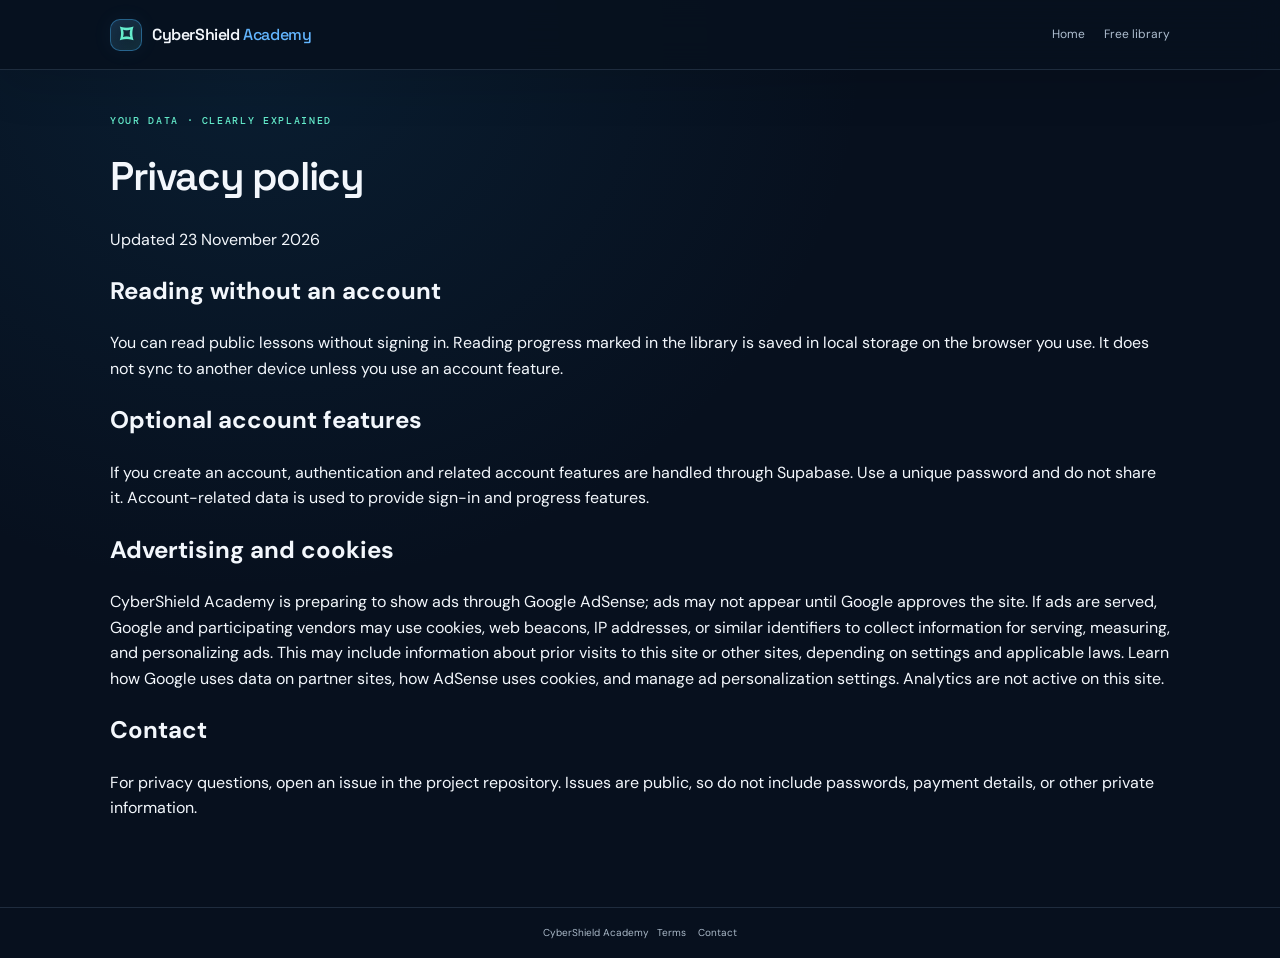
<file: privacy.html>
<!DOCTYPE html>
<html lang="en">
<head>
  <meta charset="UTF-8"><meta name="viewport" content="width=device-width, initial-scale=1">
  <meta name="description" content="Privacy information for CyberShield Academy.">
  <title>Privacy | CyberShield Academy</title><link rel="stylesheet" href="style.css">
</head>
<body class="app-page">
<header class="app-header"><a class="brand" href="index.html"><span class="brand-mark">⌑</span><span>CyberShield <strong>Academy</strong></span></a><nav><a href="index.html">Home</a><a href="learn.html">Free library</a></nav></header>
<main class="app-container policy-page">
  <p class="eyebrow">YOUR DATA · CLEARLY EXPLAINED</p><h1>Privacy policy</h1><p>Updated 23 November 2026</p>
  <h2>Reading without an account</h2><p>You can read public lessons without signing in. Reading progress marked in the library is saved in local storage on the browser you use. It does not sync to another device unless you use an account feature.</p>
  <h2>Optional account features</h2><p>If you create an account, authentication and related account features are handled through Supabase. Use a unique password and do not share it. Account-related data is used to provide sign-in and progress features.</p>
  <h2>Advertising and cookies</h2><p>CyberShield Academy is preparing to show ads through Google AdSense; ads may not appear until Google approves the site. If ads are served, Google and participating vendors may use cookies, web beacons, IP addresses, or similar identifiers to collect information for serving, measuring, and personalizing ads. This may include information about prior visits to this site or other sites, depending on settings and applicable laws. Learn <a href="https://policies.google.com/technologies/partner-sites">how Google uses data on partner sites</a>, <a href="https://support.google.com/adsense/answer/7549925">how AdSense uses cookies</a>, and <a href="https://adssettings.google.com/">manage ad personalization settings</a>. Analytics are not active on this site.</p>
  <h2>Contact</h2><p>For privacy questions, open an issue in the <a href="https://github.com/vipinyadav885817-wq/CyberShield-Academy/issues">project repository</a>. Issues are public, so do not include passwords, payment details, or other private information.</p>
</main>
<footer class="app-footer learn-footer"><a href="index.html">CyberShield Academy</a><nav style="display:flex;gap:12px"><a href="terms.html">Terms</a><a href="https://github.com/vipinyadav885817-wq/CyberShield-Academy/issues">Contact</a></nav></footer>
</body></html>
</file>
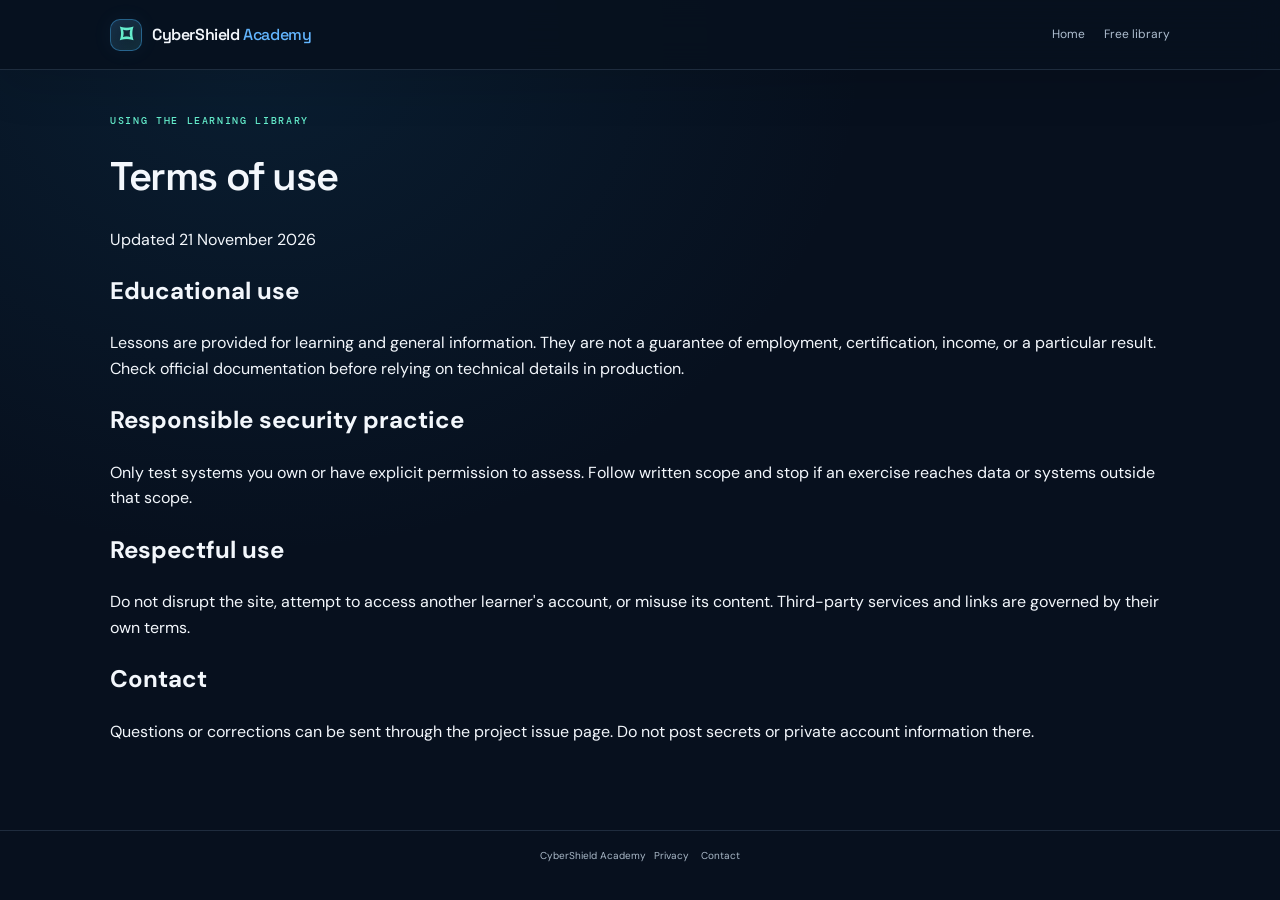
<file: terms.html>
<!DOCTYPE html>
<html lang="en">
<head>
  <meta charset="UTF-8"><meta name="viewport" content="width=device-width, initial-scale=1">
  <meta name="description" content="Terms for using CyberShield Academy learning materials.">
  <title>Terms | CyberShield Academy</title><link rel="stylesheet" href="style.css">
</head>
<body class="app-page">
<header class="app-header"><a class="brand" href="index.html"><span class="brand-mark">⌑</span><span>CyberShield <strong>Academy</strong></span></a><nav><a href="index.html">Home</a><a href="learn.html">Free library</a></nav></header>
<main class="app-container policy-page">
  <p class="eyebrow">USING THE LEARNING LIBRARY</p><h1>Terms of use</h1><p>Updated 21 November 2026</p>
  <h2>Educational use</h2><p>Lessons are provided for learning and general information. They are not a guarantee of employment, certification, income, or a particular result. Check official documentation before relying on technical details in production.</p>
  <h2>Responsible security practice</h2><p>Only test systems you own or have explicit permission to assess. Follow written scope and stop if an exercise reaches data or systems outside that scope.</p>
  <h2>Respectful use</h2><p>Do not disrupt the site, attempt to access another learner's account, or misuse its content. Third-party services and links are governed by their own terms.</p>
  <h2>Contact</h2><p>Questions or corrections can be sent through the <a href="https://github.com/vipinyadav885817-wq/CyberShield-Academy/issues">project issue page</a>. Do not post secrets or private account information there.</p>
</main>
<footer class="app-footer learn-footer"><a href="index.html">CyberShield Academy</a><nav style="display:flex;gap:12px"><a href="privacy.html">Privacy</a><a href="https://github.com/vipinyadav885817-wq/CyberShield-Academy/issues">Contact</a></nav></footer>
</body></html>
</file>
<file: style.css>
@import url('https://fonts.googleapis.com/css2?family=DM+Mono:wght@400;500&family=DM+Sans:wght@400;500;600;700&family=Space+Grotesk:wght@400;500;600;700&display=swap');

:root {
    color-scheme: dark;
    --bg: #07111f;
    --surface: #0c1929;
    --surface-raised: #102238;
    --line: rgba(153, 183, 215, .14);
    --text: #f2f6fb;
    --muted: #9aaabd;
    --blue: #45b7ff;
    --mint: #58e0b7;
    --font-body: "DM Sans", Arial, sans-serif;
    --font-display: "Space Grotesk", Arial, sans-serif;
    --font-mono: "DM Mono", Consolas, monospace;
}

* { box-sizing: border-box; }
html { scroll-behavior: smooth; scroll-padding-top: 85px; }
body { margin: 0; background: var(--bg); color: var(--text); font-family: var(--font-body); line-height: 1.6; }
a { color: inherit; text-decoration: none; }
button { font: inherit; }
button, a { -webkit-tap-highlight-color: transparent; }
button:focus-visible, a:focus-visible, summary:focus-visible, input:focus-visible, textarea:focus-visible { outline: 2px solid var(--mint); outline-offset: 4px; }
.section-wrap { width: min(1120px, calc(100% - 48px)); margin-inline: auto; }

.site-header { position: sticky; z-index: 20; top: 0; display: flex; align-items: center; justify-content: space-between; min-height: 76px; padding: 0 max(24px, calc((100% - 1120px) / 2)); border-bottom: 1px solid rgba(153, 183, 215, .1); background: rgba(7, 17, 31, .88); backdrop-filter: blur(18px); }
.brand { display: inline-flex; gap: 10px; align-items: center; font: 600 16px var(--font-display); letter-spacing: -.4px; white-space: nowrap; }
.brand strong { color: var(--blue); font-weight: 500; }
.brand-mark { display: grid; width: 32px; height: 32px; place-items: center; border: 1px solid rgba(69, 183, 255, .42); border-radius: 10px; color: var(--mint); font-size: 24px; line-height: 1; }
.main-nav { display: flex; align-items: center; gap: 32px; color: #b7c5d5; font-size: 13px; }
.main-nav a { transition: color .2s ease; }
.main-nav a:hover, .footer-links a:hover { color: var(--mint); }
.main-nav .nav-cta { padding: 9px 16px; border: 1px solid var(--line); border-radius: 8px; color: var(--text); }
.nav-cta span { padding-left: 6px; color: var(--mint); }
.menu-toggle { display: none; }

.hero { position: relative; display: grid; min-height: 600px; grid-template-columns: 1.05fr .95fr; align-items: center; gap: 54px; padding-block: 70px 80px; }
.hero::before { position: absolute; z-index: -1; top: 5%; left: -20%; width: 58%; height: 80%; border-radius: 50%; background: radial-gradient(ellipse, rgba(20, 91, 145, .16), transparent 67%); content: ""; pointer-events: none; }
.eyebrow { margin: 0 0 17px; color: var(--mint); font: 500 10px var(--font-mono); letter-spacing: 1.65px; }
.status-dot { display: inline-block; width: 7px; height: 7px; margin-right: 7px; border-radius: 50%; background: var(--mint); box-shadow: 0 0 12px rgba(88, 224, 183, .8); vertical-align: 1px; }
.hero h1, .section-heading h2, .about-copy h2, .contact-wrap h2 { margin: 0; font: 600 clamp(42px, 5.4vw, 66px)/1.08 var(--font-display); letter-spacing: -3.2px; }
.hero h1 span, .about-copy h2 span { color: var(--blue); }
.hero-description { max-width: 455px; margin: 22px 0 28px; color: var(--muted); font-size: 16px; line-height: 1.8; }
.hero-actions { display: flex; flex-wrap: wrap; align-items: center; gap: 12px; }
.button { display: inline-flex; min-height: 46px; align-items: center; justify-content: center; gap: 14px; padding: 0 19px; border: 1px solid transparent; border-radius: 8px; font-size: 13px; font-weight: 600; transition: transform .2s ease, background .2s ease, border-color .2s ease; }
.button:hover { transform: translateY(-2px); }
.button-primary { background: var(--blue); color: #06121f; }
.button-primary:hover { background: #81d1ff; }
.button-quiet { border-color: var(--line); color: #d3deea; }
.button-quiet:hover { border-color: rgba(88, 224, 183, .5); }
.hero-proof { display: flex; align-items: center; gap: 13px; margin-top: 38px; }
.proof-avatars { display: flex; padding-left: 4px; }
.proof-avatars span { display: grid; width: 29px; height: 29px; margin-left: -4px; place-items: center; border: 2px solid var(--bg); border-radius: 50%; background: #183c50; color: #9cebd7; font-size: 10px; }
.proof-avatars span:nth-child(2) { background: #34425e; color: #bed0ff; }
.proof-avatars span:nth-child(3) { background: #62485e; color: #f7c5e1; }
.hero-proof p { margin: 0; color: #dae3ec; font-size: 11px; line-height: 1.6; }
.hero-proof p span { color: var(--muted); }

.hero-visual { position: relative; display: grid; min-height: 410px; place-items: center; overflow: hidden; border: 1px solid rgba(129, 175, 212, .1); border-radius: 24px; background: radial-gradient(ellipse at 50% 48%, rgba(23, 80, 119, .34), rgba(11, 25, 42, .65) 57%, rgba(8, 20, 34, .8)); }
.orbit { position: absolute; width: 330px; height: 330px; border: 1px solid rgba(103, 161, 206, .15); border-radius: 50%; transform: rotate(-24deg) scaleY(.74); }
.orbit-two { width: 260px; height: 260px; border-style: dashed; border-color: rgba(88, 224, 183, .18); transform: rotate(55deg) scaleY(.86); }
.shield-illustration { position: relative; display: grid; width: 152px; height: 172px; place-items: center; background: linear-gradient(155deg, #70e4d3, #35a9ff 60%, #3764da); clip-path: polygon(50% 0, 94% 16%, 89% 68%, 75% 87%, 50% 100%, 25% 87%, 11% 68%, 6% 16%); filter: drop-shadow(0 0 30px rgba(59, 186, 239, .3)); }
.shield-inner { display: grid; width: 128px; height: 148px; place-items: center; background: linear-gradient(155deg, #123f54, #0d2942 65%, #172854); clip-path: polygon(50% 0, 94% 16%, 89% 68%, 75% 87%, 50% 100%, 25% 87%, 11% 68%, 6% 16%); }
.shield-symbol { color: var(--mint); font: 600 62px var(--font-display); text-shadow: 0 0 24px rgba(88, 224, 183, .5); }
.floating-card { position: absolute; display: flex; align-items: center; border: 1px solid rgba(145, 180, 214, .18); border-radius: 10px; background: rgba(12, 27, 44, .91); box-shadow: 0 14px 40px rgba(0, 0, 0, .22); backdrop-filter: blur(12px); }
.card-threat { top: 15%; right: 2%; gap: 9px; padding: 10px 12px; }
.mini-icon { display: grid; width: 29px; height: 29px; place-items: center; border-radius: 8px; background: rgba(88, 224, 183, .12); color: var(--mint); font-size: 18px; }
.card-threat strong, .card-threat small, .card-progress strong, .card-progress small { display: block; }
.card-threat strong { font-size: 10px; }
.card-threat small, .card-progress small { color: var(--muted); font-size: 9px; }
.signal { margin-left: 8px; color: var(--mint); font-size: 8px; }
.card-progress { right: 5%; bottom: 11%; display: block; width: 194px; padding: 13px; }
.progress-label { display: block; margin-bottom: 5px; color: var(--mint); font: 9px var(--font-mono); letter-spacing: 1px; }
.card-progress strong { margin-bottom: 10px; font-size: 11px; }
.progress-track { height: 4px; margin-bottom: 7px; border-radius: 8px; background: #263a4d; }
.progress-track span { display: block; width: 42%; height: 100%; border-radius: inherit; background: linear-gradient(90deg, var(--mint), var(--blue)); }
.visual-caption { position: absolute; bottom: 18px; left: 19px; color: #718499; font: 9px var(--font-mono); letter-spacing: 1.1px; }

.trust-strip { display: grid; grid-template-columns: repeat(4, 1fr); gap: 18px; padding: 23px max(24px, calc((100% - 980px) / 2)); border-block: 1px solid var(--line); background: rgba(12, 25, 41, .5); }
.trust-strip div { display: flex; align-items: baseline; justify-content: center; gap: 8px; }
.trust-strip strong { color: #e7f2fc; font: 600 16px var(--font-display); }
.trust-strip span { color: #8496aa; font-size: 11px; }

.courses-section { padding-block: 105px 110px; }
.section-heading { display: flex; align-items: end; justify-content: space-between; gap: 25px; margin-bottom: 28px; }
.section-heading h2, .about-copy h2 { font-size: clamp(32px, 4vw, 43px); letter-spacing: -1.8px; }
.accent-dot { color: var(--mint); }
.section-intro { margin: 12px 0 0; color: var(--muted); font-size: 13px; }
.text-link { padding-bottom: 5px; color: #b7c9da; font-size: 12px; }
.text-link span, .course-link span { padding-left: 6px; color: var(--mint); }
.course-filters { display: flex; flex-wrap: wrap; gap: 8px; margin-bottom: 22px; }
.filter-chip { padding: 7px 12px; border: 1px solid var(--line); border-radius: 20px; background: transparent; color: #a7b6c7; cursor: pointer; font-size: 11px; transition: .2s ease; }
.filter-chip:hover, .filter-chip.active { border-color: rgba(88, 224, 183, .45); background: rgba(88, 224, 183, .08); color: var(--mint); }
.course-grid { display: grid; grid-template-columns: repeat(3, 1fr); gap: 15px; }
.course-card { min-height: 250px; padding: 22px; border: 1px solid var(--line); border-radius: 13px; background: linear-gradient(145deg, rgba(16, 34, 56, .8), rgba(10, 23, 39, .75)); transition: transform .25s ease, border-color .25s ease, background .25s ease; }
.course-card:hover { transform: translateY(-4px); border-color: rgba(69, 183, 255, .4); background: linear-gradient(145deg, rgba(18, 43, 68, .95), rgba(10, 23, 39, .85)); }
.course-icon { display: grid; width: 39px; height: 39px; place-items: center; border-radius: 10px; font: 500 17px var(--font-mono); }
.icon-blue { background: rgba(69, 183, 255, .13); color: #73caff; }
.icon-green { background: rgba(88, 224, 183, .12); color: #77edc8; }
.icon-purple { background: rgba(164, 136, 255, .13); color: #b9a2ff; }
.icon-orange { background: rgba(255, 171, 106, .12); color: #ffb47c; }
.icon-pink { background: rgba(255, 128, 178, .12); color: #ff9fca; }
.icon-teal { background: rgba(94, 212, 219, .12); color: #7de1e7; }
.course-kicker { margin: 18px 0 8px; color: #7e94aa; font: 9px var(--font-mono); letter-spacing: .9px; }
.course-card h3 { margin: 0 0 8px; font: 500 17px var(--font-display); letter-spacing: -.4px; }
.course-card > p:not(.course-kicker) { min-height: 54px; margin: 0; color: var(--muted); font-size: 11px; line-height: 1.65; }
.course-link { display: inline-block; margin-top: 15px; color: #d9e7f3; font-size: 11px; font-weight: 600; }
.empty-filter { color: var(--muted); }

.about-section { padding-block: 95px; border-block: 1px solid rgba(153, 183, 215, .08); background: linear-gradient(110deg, rgba(11, 26, 43, .9), rgba(7, 17, 31, .6)); }
.about-grid { display: grid; grid-template-columns: 1fr 1fr; align-items: center; gap: 85px; }
.about-visual { position: relative; min-height: 335px; display: grid; place-items: center; }
.terminal-window { width: min(410px, 100%); overflow: hidden; border: 1px solid rgba(99, 178, 211, .27); border-radius: 12px; background: #081522; box-shadow: 0 28px 65px rgba(0, 0, 0, .32); transform: rotate(-2deg); }
.terminal-top { display: flex; height: 37px; align-items: center; gap: 5px; padding: 0 13px; border-bottom: 1px solid rgba(153, 183, 215, .1); background: #102238; }
.terminal-top > span { width: 7px; height: 7px; border-radius: 50%; background: #ff776d; }
.terminal-top > span:nth-child(2) { background: #ffc966; }
.terminal-top > span:nth-child(3) { background: #58d7a2; }
.terminal-top small { margin-left: auto; color: #71869b; font: 9px var(--font-mono); }
.terminal-content { padding: 19px 22px 23px; font: 11px/2 var(--font-mono); }
.terminal-content p { margin: 0; }
.terminal-green, .terminal-highlight { color: var(--mint); }
.terminal-muted { color: #8296aa; }
.cursor { animation: blink 1.1s steps(2, start) infinite; }
@keyframes blink { to { visibility: hidden; } }
.about-sticker { position: absolute; right: -5px; bottom: 22px; padding: 12px 15px; border: 1px solid rgba(88, 224, 183, .34); border-radius: 8px; background: #0d2b37; color: #8fe6d0; font: 9px/1.6 var(--font-mono); letter-spacing: 1px; transform: rotate(5deg); }
.about-sticker span { padding-left: 7px; color: var(--mint); font-size: 16px; }
.about-copy > p:not(.eyebrow) { margin: 18px 0; color: var(--muted); font-size: 13px; line-height: 1.8; }
.value-list { display: grid; gap: 13px; margin: 21px 0 25px; }
.value-list > div { display: flex; align-items: flex-start; gap: 11px; }
.check-mark { display: grid; flex: 0 0 19px; width: 19px; height: 19px; margin-top: 2px; place-items: center; border-radius: 50%; background: rgba(88, 224, 183, .1); color: var(--mint); font-size: 11px; }
.value-list p { margin: 0; color: var(--muted); font-size: 11px; line-height: 1.6; }
.value-list strong { color: #e6eef7; font-size: 12px; font-weight: 600; }
.faq-section { padding-block: 97px; }
.faq-section .section-heading { margin-bottom: 23px; }
.faq-list { max-width: 800px; border-top: 1px solid var(--line); }
.faq-list details { border-bottom: 1px solid var(--line); }
.faq-list summary { display: flex; align-items: center; justify-content: space-between; gap: 20px; padding: 17px 2px; color: #e5edf6; cursor: pointer; font-size: 13px; font-weight: 500; list-style: none; }
.faq-list summary::-webkit-details-marker { display: none; }
.faq-list summary span { color: var(--mint); font-size: 19px; transition: transform .2s ease; }
.faq-list details[open] summary span { transform: rotate(45deg); }
.faq-list details p { max-width: 690px; margin: -4px 0 18px; color: var(--muted); font-size: 12px; line-height: 1.8; }
.contact-section { padding-block: 52px; background: linear-gradient(105deg, #105b76, #116596 56%, #343f95); }
.contact-wrap { display: flex; align-items: center; justify-content: space-between; gap: 30px; }
.contact-wrap .eyebrow { color: #99f5db; }
.contact-wrap h2 { font-size: clamp(28px, 4vw, 40px); letter-spacing: -1.5px; }
.contact-wrap > div > p:last-child { margin: 12px 0 0; color: #c1d9e9; font-size: 12px; }
.button-light { flex: 0 0 auto; background: #f1f8fc; color: #102238; }
.button-light:hover { background: #fff; }
.site-footer { background: #060e18; }
.footer-main { display: flex; min-height: 96px; align-items: center; justify-content: space-between; gap: 20px; }
.footer-main > p { color: #8092a5; font-size: 11px; }
.footer-links { display: flex; flex-wrap: wrap; gap: 18px; color: #a8b7c7; font-size: 10px; }
.footer-bottom { display: flex; justify-content: space-between; gap: 15px; padding-block: 16px; border-top: 1px solid rgba(153, 183, 215, .1); color: #74869a; font-size: 9px; }

/* Account and dashboard share the academy palette and controls. */
.app-page { min-height: 100vh; background: radial-gradient(ellipse at 20% 5%, rgba(19, 84, 125, .2), transparent 42%), var(--bg); }
.app-header { position: sticky; z-index: 10; top: 0; display: flex; min-height: 70px; align-items: center; justify-content: space-between; padding: 0 max(24px, calc((100% - 1060px) / 2)); border-bottom: 1px solid var(--line); background: rgba(7, 17, 31, .9); backdrop-filter: blur(15px); }
.app-header nav { display: flex; align-items: center; gap: 19px; color: #aebed0; font-size: 12px; }
.app-header nav a:hover { color: var(--mint); }
.app-container { width: min(1060px, calc(100% - 40px)); margin: 0 auto; padding-block: 44px 70px; }
.app-container h1, .auth-panel h1 { font: 600 clamp(29px, 4vw, 40px)/1.15 var(--font-display); letter-spacing: -1.4px; }
.app-container h1 span { color: var(--blue); }
.app-muted { color: var(--muted); font-size: 13px; }
.dashboard-top { display: flex; align-items: flex-end; justify-content: space-between; gap: 24px; margin-bottom: 28px; }
.dashboard-top .eyebrow { margin-bottom: 10px; }
.dashboard-stats { display: grid; grid-template-columns: repeat(3, 1fr); gap: 13px; margin-bottom: 34px; }
.stat-card { padding: 18px; border: 1px solid var(--line); border-radius: 11px; background: rgba(13, 30, 49, .8); }
.stat-card strong { display: block; color: var(--mint); font: 600 25px var(--font-display); }
.stat-card span { color: var(--muted); font-size: 10px; }
.dashboard-section-title { display: flex; align-items: center; justify-content: space-between; gap: 20px; margin: 34px 0 16px; }
.dashboard-section-title h2 { margin: 0; font: 500 20px var(--font-display); }
.dashboard-courses { display: grid; grid-template-columns: repeat(2, 1fr); gap: 13px; }
.dashboard-course { padding: 19px; border: 1px solid var(--line); border-radius: 12px; background: rgba(13, 30, 49, .72); }
.dashboard-course-head { display: flex; align-items: flex-start; justify-content: space-between; gap: 12px; }
.dashboard-course h3 { margin: 0 0 7px; font: 500 16px var(--font-display); }
.dashboard-course p { margin: 0 0 13px; color: var(--muted); font-size: 11px; }
.course-count { color: #8da1b7; font: 10px var(--font-mono); }
.dashboard-progress { height: 5px; margin: 13px 0 9px; border-radius: 5px; background: #23384e; }
.dashboard-progress span { display: block; height: 100%; border-radius: inherit; background: linear-gradient(90deg, var(--mint), var(--blue)); transition: width .25s ease; }
.lesson-list { display: grid; gap: 7px; margin: 13px 0 0; padding: 0; list-style: none; }
.lesson-list li { color: #c2cfdd; font-size: 11px; }
.lesson-header { display: flex; align-items: center; gap: 8px; }
.lesson-list input { flex: 0 0 auto; accent-color: var(--mint); }
.lesson-list label { color: #8fa2b6; cursor: pointer; font-size: 9px; }
.lesson-expand { flex: 1; padding: 5px 0; border: 0; background: transparent; color: #c2cfdd; cursor: pointer; text-align: left; font-size: 11px; }
.lesson-expand::after { float: right; padding-right: 5px; color: var(--mint); content: "+"; }
.lesson-expand[aria-expanded="true"]::after { content: "−"; }
.lesson-content { margin: 3px 25px 9px 0; color: var(--muted); font-size: 10px; line-height: 1.7; }
.dashboard-empty { padding: 27px; border: 1px dashed rgba(153, 183, 215, .22); border-radius: 12px; color: var(--muted); text-align: center; }
.dashboard-empty a { display: inline-block; margin-top: 8px; color: var(--mint); font-size: 12px; }
.dashboard-actions { display: flex; align-items: center; gap: 11px; }
.small-button { min-height: 37px; padding: 0 13px; border: 1px solid var(--line); border-radius: 7px; background: transparent; color: #d8e4ef; cursor: pointer; font-size: 11px; }
.small-button:hover { border-color: rgba(88, 224, 183, .5); color: var(--mint); }
.danger-button { color: #ff9b9b; }
.app-footer { padding: 17px 20px; border-top: 1px solid var(--line); color: #72859a; text-align: center; font-size: 10px; }
.auth-layout { display: grid; width: min(940px, calc(100% - 40px)); min-height: calc(100vh - 120px); grid-template-columns: .9fr 1.1fr; align-items: center; gap: 80px; margin: 0 auto; padding-block: 50px; }
.auth-aside h1 { margin: 0; font: 600 clamp(38px, 5vw, 55px)/1.08 var(--font-display); letter-spacing: -2.5px; }
.auth-aside h1 span { color: var(--blue); }
.auth-aside > p:not(.eyebrow) { max-width: 360px; margin: 17px 0 25px; color: var(--muted); font-size: 13px; line-height: 1.8; }
.auth-aside-note { display: flex; align-items: center; gap: 9px; margin-top: 12px; color: #b6c6d6; font-size: 11px; }
.auth-aside-note .check-mark { width: 18px; height: 18px; flex-basis: 18px; }
.auth-panel { padding: 30px; border: 1px solid var(--line); border-radius: 15px; background: rgba(12, 27, 44, .9); box-shadow: 0 25px 70px rgba(0, 0, 0, .2); }
.auth-panel .eyebrow { margin-bottom: 10px; }
.auth-panel h2 { margin: 0; font: 600 27px var(--font-display); letter-spacing: -.8px; }
.auth-subtitle { margin: 5px 0 20px; color: var(--muted); font-size: 11px; }
.auth-tabs { display: grid; grid-template-columns: 1fr 1fr; gap: 5px; margin-bottom: 21px; padding: 4px; border-radius: 8px; background: #081522; }
.auth-tabs button { padding: 9px 5px; border: 0; border-radius: 6px; background: transparent; color: #96a9bc; cursor: pointer; font-size: 11px; }
.auth-tabs button.active { background: #18334c; color: #e6f4ff; }
.auth-panel form > label, .label-row label { display: block; margin: 13px 0 6px; color: #d3deea; font-size: 10px; font-weight: 600; }
.auth-panel input:not([type="checkbox"]) { display: block; width: 100%; height: 42px; padding: 0 12px; border: 1px solid rgba(153, 183, 215, .18); border-radius: 7px; background: #081522; color: var(--text); font: 11px var(--font-body); }
.auth-panel input::placeholder { color: #657b91; }
.label-row { display: flex; align-items: center; justify-content: space-between; }
.inline-button { margin-top: 13px; padding: 0; border: 0; background: transparent; color: var(--mint); cursor: pointer; font-size: 10px; }
.password-field { position: relative; }
.password-field input { padding-right: 58px !important; }
.password-toggle { position: absolute; top: 50%; right: 10px; padding: 4px; border: 0; background: transparent; color: var(--mint); cursor: pointer; font-size: 10px; transform: translateY(-50%); }
.remember-option { display: flex !important; align-items: center; gap: 7px; margin: 13px 0 !important; color: var(--muted) !important; font-size: 10px !important; font-weight: 400 !important; }
.remember-option input { width: 13px; height: 13px; margin: 0; accent-color: var(--mint); }
.auth-submit { width: 100%; margin-top: 12px; cursor: pointer; font-family: var(--font-body); }
.auth-message { min-height: 18px; margin: 12px 0 0; color: var(--mint); font-size: 11px; }
.auth-message.error { color: #ff9a9a; }
.demo-disclaimer { margin: 11px 0 0; padding-top: 13px; border-top: 1px solid var(--line); color: #8497aa; font-size: 9px; line-height: 1.7; }
.password-strength { height: 3px; margin-top: 8px; overflow: hidden; border-radius: 4px; background: #26394d; }
.password-strength span { display: block; width: 0; height: 100%; border-radius: inherit; background: #ff9b9b; transition: width .2s ease, background .2s ease; }
.password-hint { margin: 5px 0 6px; color: #8799ac; font-size: 9px; }
[hidden] { display: none !important; }

@media (max-width: 800px) {
    .main-nav { gap: 19px; }
    .hero { min-height: auto; grid-template-columns: 1fr 1fr; gap: 28px; padding-block: 70px; }
    .hero-visual { min-height: 350px; }
    .course-grid { grid-template-columns: repeat(2, 1fr); }
    .about-grid { gap: 35px; }
    .trust-strip { grid-template-columns: repeat(2, 1fr); }
}
@media (max-width: 620px) {
    html { scroll-padding-top: 68px; }
    .section-wrap { width: min(100% - 36px, 500px); }
    .site-header { min-height: 65px; padding-inline: 18px; }
    .brand { font-size: 14px; }
    .menu-toggle { display: grid; width: 38px; height: 36px; align-content: center; justify-items: center; gap: 5px; border: 1px solid var(--line); border-radius: 7px; background: transparent; cursor: pointer; }
    .menu-toggle span { width: 16px; height: 1px; background: var(--text); }
    .main-nav { position: absolute; top: 64px; right: 0; left: 0; display: none; align-items: stretch; gap: 0; padding: 8px 18px 14px; border-bottom: 1px solid var(--line); background: #091522; }
    .main-nav.open { display: flex; flex-direction: column; }
    .main-nav a { padding: 11px 5px; }
    .main-nav .nav-cta { margin-top: 6px; padding-inline: 10px; }
    .hero { grid-template-columns: 1fr; gap: 34px; padding-block: 59px 45px; }
    .hero h1 { font-size: clamp(43px, 12vw, 58px); letter-spacing: -2.6px; }
    .hero-description { max-width: 410px; font-size: 14px; }
    .hero-proof { margin-top: 27px; }
    .hero-visual { min-height: 320px; }
    .orbit { width: 270px; height: 270px; }
    .orbit-two { width: 220px; height: 220px; }
    .shield-illustration { width: 130px; height: 148px; }
    .shield-inner { width: 109px; height: 127px; }
    .shield-symbol { font-size: 52px; }
    .card-threat { top: 10%; right: 2%; }
    .card-progress { right: 3%; bottom: 12%; }
    .trust-strip { gap: 14px 5px; padding: 19px 15px; }
    .trust-strip div { flex-direction: column; align-items: center; gap: 1px; text-align: center; }
    .trust-strip strong { font-size: 14px; }
    .trust-strip span { font-size: 9px; }
    .courses-section { padding-block: 68px; }
    .section-heading { align-items: flex-start; flex-direction: column; gap: 12px; }
    .section-heading h2, .about-copy h2 { font-size: 34px; }
    .course-grid { grid-template-columns: 1fr; gap: 10px; }
    .course-card { min-height: auto; padding: 19px; }
    .course-card > p:not(.course-kicker) { min-height: 0; }
    .course-link { margin-top: 13px; }
    .about-section { padding-block: 65px; }
    .about-grid { grid-template-columns: 1fr; gap: 25px; }
    .about-visual { min-height: 270px; }
    .terminal-window { width: 95%; }
    .about-sticker { right: 0; bottom: 7px; }
    .faq-section { padding-block: 65px; }
    .contact-wrap { align-items: flex-start; flex-direction: column; gap: 23px; }
    .footer-main { align-items: flex-start; flex-direction: column; justify-content: center; gap: 12px; padding-block: 23px; }
    .footer-main > p { margin: 0; }
    .footer-links { gap: 13px; }
    .footer-bottom { flex-direction: column; gap: 6px; }
    .app-header { min-height: 63px; padding-inline: 18px; }
    .app-header nav { gap: 11px; font-size: 10px; }
    .app-header .brand { max-width: 180px; }
    .app-header .brand-mark { width: 28px; height: 28px; }
    .app-container { width: calc(100% - 32px); padding-block: 33px 52px; }
    .auth-layout { width: min(480px, calc(100% - 32px)); min-height: auto; grid-template-columns: 1fr; gap: 24px; padding-block: 35px; }
    .auth-aside h1 { font-size: 36px; }
    .auth-aside > p:not(.eyebrow) { margin: 10px 0; }
    .auth-aside-note { display: none; }
    .auth-panel { padding: 22px 18px; }
    .dashboard-top { align-items: flex-start; flex-direction: column; }
    .dashboard-stats { gap: 8px; }
    .stat-card { padding: 12px 10px; }
    .stat-card strong { font-size: 21px; }
    .stat-card span { font-size: 9px; }
    .dashboard-courses { grid-template-columns: 1fr; }
}
@media (prefers-reduced-motion: reduce) {
    *, *::before, *::after { scroll-behavior: auto !important; animation-duration: .01ms !important; animation-iteration-count: 1 !important; transition-duration: .01ms !important; }
}

/* Expanded curriculum: readable lesson panels and original, responsive concept maps. */
.course-map { margin: 14px 0 13px; overflow: hidden; border: 1px solid rgba(114, 151, 184, .18); border-radius: 13px; background: #091827; }
.course-map svg { display: block; width: 100%; height: auto; }
.course-map figcaption { padding: 8px 12px 10px; color: #91a5ba; font-size: 11px; line-height: 1.5; }
.diagram-label { fill: #88a0b7; font: 9px var(--font-mono); letter-spacing: 1.5px; }
.diagram-number { font: 9px var(--font-mono); }
.diagram-node-label { fill: #e4edf6; font: 10px var(--font-mono); letter-spacing: .3px; }
.lesson-header { align-items: center; }
.lesson-row-level { flex: 0 0 auto; padding: 4px 7px; border: 1px solid rgba(88, 224, 183, .2); border-radius: 20px; color: #8ee7c9; font: 9px var(--font-mono); text-transform: uppercase; }
.lesson-content[hidden] { display: none !important; }
.lesson-content { display: block; margin: 9px 0 12px; padding: 15px; border: 1px solid rgba(88, 224, 183, .17); border-left: 3px solid var(--mint); border-radius: 10px; background: rgba(5, 18, 31, .82); color: #c5d3e0; font-size: 13px; line-height: 1.75; }
.lesson-meta { display: flex; flex-wrap: wrap; justify-content: space-between; gap: 8px; margin-bottom: 10px; color: #7f96ad; font: 9px var(--font-mono); letter-spacing: .8px; }
.lesson-level { color: var(--mint); }
.lesson-reading p, .lesson-panel p, .lesson-check p, .lesson-answer p { margin: 0 0 10px; color: #c5d3e0; font-size: 13px; line-height: 1.75; }
.lesson-panel { margin-top: 10px; padding: 11px 12px; border-radius: 8px; background: rgba(24, 44, 64, .72); }
.lesson-panel h4 { margin: 0 0 5px; color: #8ee7c9; font: 9px var(--font-mono); letter-spacing: 1px; }
.lesson-panel p { margin-bottom: 0; }
.lesson-practice { border: 1px solid rgba(85, 196, 255, .18); }
.lesson-practice h4 { color: #79cfff; }
.lesson-check { margin-top: 11px; padding: 11px 12px; border: 1px solid rgba(180, 154, 255, .2); border-radius: 8px; }
.lesson-check summary, .lesson-answer summary { color: #d7c9ff; cursor: pointer; font-size: 12px; font-weight: 600; }
.lesson-check > p { margin: 9px 0; }
.lesson-answer { margin-top: 7px; }
.lesson-answer p { margin: 8px 0 0; }
.lesson-reference { display: inline-block; margin-top: 11px; color: #79cfff; font-size: 11px; text-decoration: none; }
.lesson-reference:hover { text-decoration: underline; }
.learn-page-body { background: radial-gradient(ellipse at 82% 0%, rgba(23, 80, 119, .2), transparent 39%), var(--bg); }
.learn-page { width: min(1320px, calc(100% - 48px)); padding-block: 40px 65px; }
.learn-intro { margin-bottom: 27px; padding: 26px 29px; border: 1px solid rgba(88, 224, 183, .18); border-radius: 16px; background: linear-gradient(120deg, rgba(13, 33, 51, .97), rgba(9, 24, 39, .9)); }
.learn-intro-row { display: grid; grid-template-columns: 1.3fr .7fr; align-items: end; gap: 35px; }
.learn-intro h1 { margin: 0; font: 600 clamp(34px, 4.5vw, 54px)/1.06 var(--font-display); letter-spacing: -2.3px; }
.learn-intro h1 span { color: var(--blue); }
.learn-intro-row > div:first-child > p:last-child { max-width: 720px; margin: 15px 0 0; color: var(--muted); font-size: 13px; line-height: 1.8; }
.learn-quick-stats { display: grid; grid-template-columns: repeat(3, 1fr); gap: 8px; }
.learn-quick-stats div { padding: 10px 9px; border: 1px solid rgba(153, 183, 215, .12); border-radius: 9px; background: rgba(5, 18, 31, .48); text-align: center; }
.learn-quick-stats strong, .learn-quick-stats span { display: block; }
.learn-quick-stats strong { color: var(--mint); font: 600 20px var(--font-display); }
.learn-quick-stats span { color: #8fa2b6; font-size: 9px; }
.learn-workspace { display: grid; grid-template-columns: 245px minmax(0, 1fr); align-items: start; gap: 16px; }
.learn-sidebar, .learn-panel { min-width: 0; border: 1px solid var(--line); border-radius: 13px; background: rgba(10, 24, 39, .88); }
.learn-sidebar { position: sticky; top: 86px; padding: 16px 12px 13px; }
.learn-sidebar-title { display: flex; align-items: end; justify-content: space-between; gap: 10px; padding: 0 5px 12px; }
.learn-sidebar-title .eyebrow { margin-bottom: 2px; font-size: 8px; }
.learn-sidebar-title h2 { margin: 0; font: 500 19px var(--font-display); }
.library-count { color: #8197ac; font: 8px var(--font-mono); }
.learn-path-list { display: grid; gap: 5px; }
.learn-path-button { display: grid; width: 100%; gap: 2px; padding: 9px 10px; border: 1px solid transparent; border-radius: 8px; background: transparent; color: #bdcbd9; cursor: pointer; text-align: left; }
.learn-path-button:hover, .learn-path-button.active { border-color: rgba(88, 224, 183, .21); background: rgba(88, 224, 183, .08); color: #f2f6fb; }
.learn-path-name { font-size: 11px; font-weight: 600; }
.learn-path-count { color: #8399ae; font: 8px var(--font-mono); }
.learn-progress-card { margin-top: 14px; padding: 12px 10px; border-top: 1px solid var(--line); }
.learn-progress-card > strong { display: block; margin-top: 7px; color: #e3eef8; font-size: 10px; }
.learn-progress-card .dashboard-progress { margin: 8px 0; }
.learn-progress-card small { display: block; color: #8498ac; font-size: 8px; line-height: 1.6; }
.learn-panel { overflow: hidden; }
.learn-toolbar { display: grid; grid-template-columns: 1fr minmax(240px, .46fr); align-items: end; gap: 22px; padding: 21px 22px; border-bottom: 1px solid var(--line); }
.learn-course-heading .eyebrow { margin-bottom: 6px; font-size: 8px; }
.learn-course-heading h2 { margin: 0; font: 500 23px/1.2 var(--font-display); letter-spacing: -.6px; }
.learn-course-heading .app-muted { margin: 7px 0 0; font-size: 10px; line-height: 1.65; }
.learn-search-wrap { display: grid; grid-template-columns: 1fr auto; align-items: center; gap: 6px 11px; }
.learn-search-wrap > label { grid-column: 1 / -1; color: #c2d0de; font-size: 9px; font-weight: 600; }
.learn-search-wrap input, .learn-level-filter select { height: 37px; min-width: 0; padding: 0 10px; border: 1px solid rgba(153, 183, 215, .2); border-radius: 7px; background: #071522; color: var(--text); font: 10px var(--font-body); }
.learn-search-wrap input::placeholder { color: #70859a; }
.learn-level-filter { display: flex; align-items: center; gap: 6px; }
.learn-level-filter label { color: #8fa2b6; font-size: 8px; }
.learn-level-filter select { padding-inline: 7px; }
.learn-content-grid { display: grid; grid-template-columns: minmax(205px, .37fr) minmax(0, .95fr); align-items: start; min-height: 610px; }
.learn-topic-nav { position: sticky; top: 82px; padding: 14px 10px; border-right: 1px solid var(--line); }
.learn-topic-heading { display: flex; justify-content: space-between; gap: 8px; padding: 0 5px 10px; color: #dfeaf5; font-size: 10px; }
.learn-topic-heading span { color: #8499ae; font: 8px var(--font-mono); }
.learn-topic-list { display: grid; max-height: 64vh; gap: 4px; overflow-y: auto; scrollbar-color: #29445d transparent; scrollbar-width: thin; }
.learn-topic-button { display: grid; gap: 6px; padding: 9px 9px; border: 1px solid transparent; border-radius: 7px; background: transparent; color: #b8c7d6; cursor: pointer; text-align: left; }
.learn-topic-button:hover, .learn-topic-button.active { border-color: rgba(69, 183, 255, .19); background: rgba(69, 183, 255, .08); color: #f2f6fb; }
.learn-topic-title { font-size: 10px; line-height: 1.45; }
.learn-topic-meta { display: flex; flex-wrap: wrap; align-items: center; gap: 6px; }
.learn-topic-meta .lesson-row-level { padding: 2px 6px; font-size: 7px; }
.learn-topic-time, .learn-topic-done { color: #7e93a8; font: 8px var(--font-mono); }
.learn-topic-done { color: var(--mint); }
.learn-no-results { padding: 14px; color: #a5b5c4; font-size: 10px; }
.topic-reader { min-width: 0; padding: 25px clamp(18px, 3vw, 38px) 35px; scroll-margin-top: 85px; }
.topic-reader-head { position: relative; padding-right: 105px; }
.topic-breadcrumb { margin: 0 0 8px; color: #8fa4b9; font: 8px var(--font-mono); letter-spacing: .7px; }
.topic-reader h1 { margin: 0; color: #f2f6fb; font: 600 clamp(24px, 3vw, 34px)/1.2 var(--font-display); letter-spacing: -.9px; }
.topic-reader-head .lesson-meta { justify-content: flex-start; margin: 10px 0 0; }
.lesson-done-toggle { position: absolute; top: 0; right: 0; display: inline-flex; align-items: center; gap: 6px; padding: 7px 9px; border: 1px solid var(--line); border-radius: 20px; color: #a9bdcf; cursor: pointer; font-size: 8px; }
.lesson-done-toggle input { margin: 0; accent-color: var(--mint); }
.learn-course-map { margin-block: 20px 15px; }
.topic-reading { margin-top: 17px; }
.topic-reading p { margin: 0 0 14px; color: #c8d5e2; font-size: 13px; line-height: 1.9; }
.topic-reader .lesson-panel { padding: 13px 14px; }
.topic-reader .lesson-panel h3 { margin: 0 0 6px; color: #8ee7c9; font: 9px var(--font-mono); letter-spacing: 1px; }
.topic-reader .lesson-practice h3 { color: #79cfff; }
.topic-quick-check { padding: 13px 14px; }
.topic-quick-check summary { font-size: 11px; }
.topic-quick-check > p { margin-top: 9px; }
.topic-references { display: grid; gap: 3px; margin-top: 8px; }
.topic-next-nav { display: flex; justify-content: space-between; gap: 10px; margin-top: 24px; padding-top: 15px; border-top: 1px solid var(--line); }
.topic-next-nav button:disabled { opacity: .35; cursor: not-allowed; transform: none; }
.learn-footer { display: flex; justify-content: center; flex-wrap: wrap; gap: 8px; }
.learn-footer a { color: #aab9c8; }
.learn-footer a:hover { color: var(--mint); }
@media (max-width: 980px) {
    .learn-intro-row { grid-template-columns: 1fr; gap: 20px; }
    .learn-quick-stats { max-width: 440px; }
    .learn-workspace { grid-template-columns: 1fr; }
    .learn-sidebar { position: static; }
    .learn-path-list { display: flex; overflow-x: auto; padding-bottom: 5px; }
    .learn-path-button { min-width: 145px; }
    .learn-progress-card { display: none; }
    .learn-topic-nav { top: 63px; }
}
@media (max-width: 700px) {
    .learn-page { width: calc(100% - 24px); padding-block: 20px 42px; }
    .learn-intro { padding: 20px 17px; }
    .learn-intro h1 { font-size: 34px; letter-spacing: -1.5px; }
    .learn-quick-stats strong { font-size: 17px; }
    .learn-quick-stats span { font-size: 8px; }
    .learn-toolbar { grid-template-columns: 1fr; gap: 14px; padding: 17px 15px; }
    .learn-search-wrap { grid-template-columns: 1fr; }
    .learn-level-filter { justify-content: space-between; }
    .learn-level-filter select { flex: 1; }
    .learn-content-grid { grid-template-columns: 1fr; }
    .learn-topic-nav { position: static; padding: 12px; border-right: 0; border-bottom: 1px solid var(--line); }
    .learn-topic-list { display: flex; max-height: none; overflow-x: auto; padding-bottom: 4px; }
    .learn-topic-button { min-width: 160px; }
    .topic-reader { padding: 20px 15px 28px; }
    .topic-reader-head { padding-right: 0; }
    .lesson-done-toggle { position: static; margin-top: 11px; }
    .topic-reader h1 { font-size: 25px; }
}
@media (max-width: 620px) {
    .course-map { margin-inline: -3px; }
    .course-map figcaption { font-size: 10px; }
    .dashboard-course { padding: 14px; }
    .lesson-content { padding: 12px; font-size: 13px; }
    .lesson-row-level { font-size: 8px; }
    .lesson-header { flex-wrap: wrap; }
    .lesson-expand { min-width: 55%; font-size: 12px; }
    .lesson-list input { width: 18px; height: 18px; }
}

.lesson-code-block { margin: 18px 0; overflow: hidden; border: 1px solid rgba(132, 170, 205, .2); border-radius: 10px; background: #07131f; }
.lesson-code-head { display: flex; justify-content: space-between; padding: 9px 12px; border-bottom: 1px solid rgba(132, 170, 205, .14); color: #8ee7c9; font: 8px var(--font-mono); letter-spacing: .8px; }
.lesson-code-language { color: #7e93a8; text-transform: uppercase; }
.lesson-code-block pre { max-width: 100%; margin: 0; padding: 15px; overflow: auto; color: #d6e5f3; font: 12px/1.7 var(--font-mono); white-space: pre; }
.lesson-code-block code { font: inherit; }

.learn-article-link { display: inline-flex; margin-top: 12px; color: var(--mint); font-size: 10px; font-weight: 600; }
.learn-article-link:hover { color: #dffbf2; }
body.article-only .learn-intro, body.article-only .learn-sidebar, body.article-only .learn-toolbar, body.article-only .learn-topic-nav { display: none; }
body.article-only .learn-page { max-width: 1060px; }
body.article-only .learn-workspace { display: block; }
body.article-only .learn-content-grid { display: block; min-height: 0; }
body.article-only .topic-reader { max-width: 850px; margin-inline: auto; padding-block: 42px; }



/* CyberShield visual refresh: stronger hierarchy, brighter learning cues, and polished surfaces. */
:root {
    --bg: #07101e;
    --surface: #0b1b2c;
    --surface-raised: #10263d;
    --line: rgba(151, 183, 220, .17);
    --text: #f3f7fc;
    --muted: #a1b2c5;
    --blue: #63b6ff;
    --mint: #65edcc;
}
body {
    background:
        radial-gradient(ellipse at 14% 0%, rgba(44, 107, 177, .16), transparent 33rem),
        radial-gradient(ellipse at 88% 38%, rgba(34, 165, 154, .08), transparent 35rem),
        var(--bg);
}
.site-header {
    border-bottom-color: rgba(151, 183, 220, .14);
    background: rgba(7, 16, 30, .91);
    box-shadow: 0 8px 32px rgba(1, 8, 18, .16);
}
.brand-mark {
    background: linear-gradient(145deg, rgba(99, 182, 255, .15), rgba(101, 237, 204, .09));
    box-shadow: inset 0 0 18px rgba(99, 182, 255, .08), 0 0 22px rgba(99, 182, 255, .06);
}
.main-nav a { transition: color .2s ease, background .2s ease, border-color .2s ease; }
.main-nav .nav-cta { background: rgba(99, 182, 255, .08); }
.main-nav .nav-cta:hover { border-color: rgba(101, 237, 204, .42); background: rgba(101, 237, 204, .08); }
.hero { min-height: 630px; }
.hero h1 span, .about-copy h2 span {
    background: linear-gradient(100deg, #72c6ff 5%, #63a6ff 52%, #72f0cd 100%);
    background-clip: text;
    -webkit-background-clip: text;
    -webkit-text-fill-color: transparent;
}
.hero-description { color: #b2c1d1; }
.button { border-radius: 11px; }
.button-primary {
    background: linear-gradient(110deg, #71c9ff, #61adff 58%, #70edcf);
    box-shadow: 0 10px 28px rgba(51, 155, 226, .18);
}
.button-primary:hover {
    background: linear-gradient(110deg, #8bd5ff, #78baff 58%, #8af4db);
    box-shadow: 0 13px 32px rgba(51, 155, 226, .26);
}
.button-quiet { background: rgba(255, 255, 255, .025); }
.share-link { border-color: rgba(101, 237, 204, .23); }
.hero-visual {
    border-color: rgba(126, 185, 233, .2);
    background:
        radial-gradient(ellipse at 50% 45%, rgba(35, 117, 173, .32), transparent 57%),
        linear-gradient(145deg, rgba(17, 39, 62, .92), rgba(7, 20, 35, .96));
    box-shadow: 0 28px 80px rgba(0, 0, 0, .24), inset 0 1px rgba(255, 255, 255, .035);
}
.hero-visual::before {
    position: absolute;
    inset: 12px;
    border: 1px solid rgba(151, 183, 220, .08);
    border-radius: 17px;
    content: "";
    pointer-events: none;
}
.shield-illustration { animation: shield-float 6s ease-in-out infinite; }
@keyframes shield-float {
    0%, 100% { transform: translateY(0); }
    50% { transform: translateY(-8px); }
}
.floating-card {
    border-color: rgba(151, 183, 220, .23);
    background: rgba(9, 24, 41, .94);
    box-shadow: 0 18px 48px rgba(0, 0, 0, .28);
}
.trust-strip {
    border-color: rgba(151, 183, 220, .15);
    background: linear-gradient(90deg, rgba(12, 27, 45, .78), rgba(11, 30, 44, .72));
}
.trust-strip strong { color: #f0f7ff; }
.trust-strip span { color: #99acc1; }
.courses-section { padding-block: 112px 118px; }
.section-intro { max-width: 680px; color: #a8b9cb; line-height: 1.75; }
.course-card {
    position: relative;
    overflow: hidden;
    min-height: 260px;
    border-color: rgba(151, 183, 220, .16);
    border-radius: 17px;
    background:
        radial-gradient(ellipse at 100% 0%, rgba(87, 165, 229, .08), transparent 60%),
        linear-gradient(150deg, rgba(16, 36, 59, .91), rgba(8, 22, 38, .88));
    box-shadow: 0 12px 38px rgba(0, 0, 0, .11);
}
.course-card::before {
    position: absolute;
    top: 0;
    right: 18px;
    left: 18px;
    height: 1px;
    background: linear-gradient(90deg, transparent, rgba(101, 237, 204, .45), rgba(99, 182, 255, .4), transparent);
    content: "";
}
.course-card:hover {
    transform: translateY(-6px);
    border-color: rgba(99, 182, 255, .42);
    background:
        radial-gradient(ellipse at 100% 0%, rgba(87, 165, 229, .14), transparent 60%),
        linear-gradient(150deg, rgba(19, 44, 70, .98), rgba(8, 22, 38, .92));
    box-shadow: 0 20px 46px rgba(0, 0, 0, .22);
}
.course-icon { border: 1px solid rgba(255, 255, 255, .045); }
.course-card h3 { font-size: 18px; }
.course-card > p:not(.course-kicker) { color: #a6b7c9; font-size: 12px; }
.course-link { color: #e7f3ff; }
.course-link:hover { color: var(--mint); }
.filter-chip { padding: 8px 14px; }
.filter-chip.active { box-shadow: 0 0 20px rgba(101, 237, 204, .07); }
.about-section {
    border-color: rgba(151, 183, 220, .13);
    background:
        radial-gradient(ellipse at 18% 50%, rgba(35, 117, 173, .1), transparent 38rem),
        linear-gradient(110deg, rgba(11, 26, 43, .94), rgba(7, 16, 30, .68));
}
.terminal-window {
    border-color: rgba(99, 182, 255, .34);
    background: linear-gradient(145deg, #0a1928, #071421);
    box-shadow: 0 30px 75px rgba(0, 0, 0, .4), 0 0 40px rgba(47, 147, 201, .09);
    transform: rotate(-1deg);
}
.faq-list details {
    padding-inline: 14px;
    border: 1px solid transparent;
    border-bottom-color: var(--line);
    transition: background .2s ease, border-color .2s ease;
}
.faq-list details[open] {
    border-color: rgba(101, 237, 204, .14);
    border-radius: 11px;
    background: rgba(15, 35, 55, .54);
}
.faq-list summary { padding-block: 19px; }
.contact-section {
    background:
        radial-gradient(ellipse at 80% 0%, rgba(101, 237, 204, .2), transparent 28rem),
        linear-gradient(110deg, #104d6a, #145e8c 58%, #303b82);
}
.button-light { border-radius: 11px; box-shadow: 0 10px 28px rgba(0, 0, 0, .15); }
.site-footer { border-top: 1px solid rgba(151, 183, 220, .08); }
.footer-links { gap: 14px 20px; }
.app-header, .learn-sidebar, .learn-panel, .auth-panel, .stat-card, .dashboard-course {
    border-color: rgba(151, 183, 220, .17);
    box-shadow: 0 16px 46px rgba(0, 0, 0, .12);
}
.learn-intro {
    border-color: rgba(101, 237, 204, .22);
    background:
        radial-gradient(ellipse at 100% 0%, rgba(99, 182, 255, .13), transparent 52%),
        linear-gradient(120deg, rgba(13, 33, 53, .98), rgba(8, 22, 38, .93));
}
.topic-reader { background: radial-gradient(ellipse at 15% 0%, rgba(99, 182, 255, .045), transparent 50%); }
@media (max-width: 800px) {
    .hero { min-height: auto; padding-block: 64px; }
    .course-card { min-height: 250px; }
}
@media (max-width: 620px) {
    .hero { padding-block: 55px 42px; }
    .hero-actions { align-items: stretch; }
    .hero-actions .button { min-height: 44px; }
    .hero-visual { border-radius: 19px; }
    .trust-strip { padding-inline: 16px; }
    .courses-section { padding-block: 72px; }
    .course-card { min-height: 0; }
}
@media (prefers-reduced-motion: reduce) {
    .shield-illustration { animation: none; }
}
</file>
